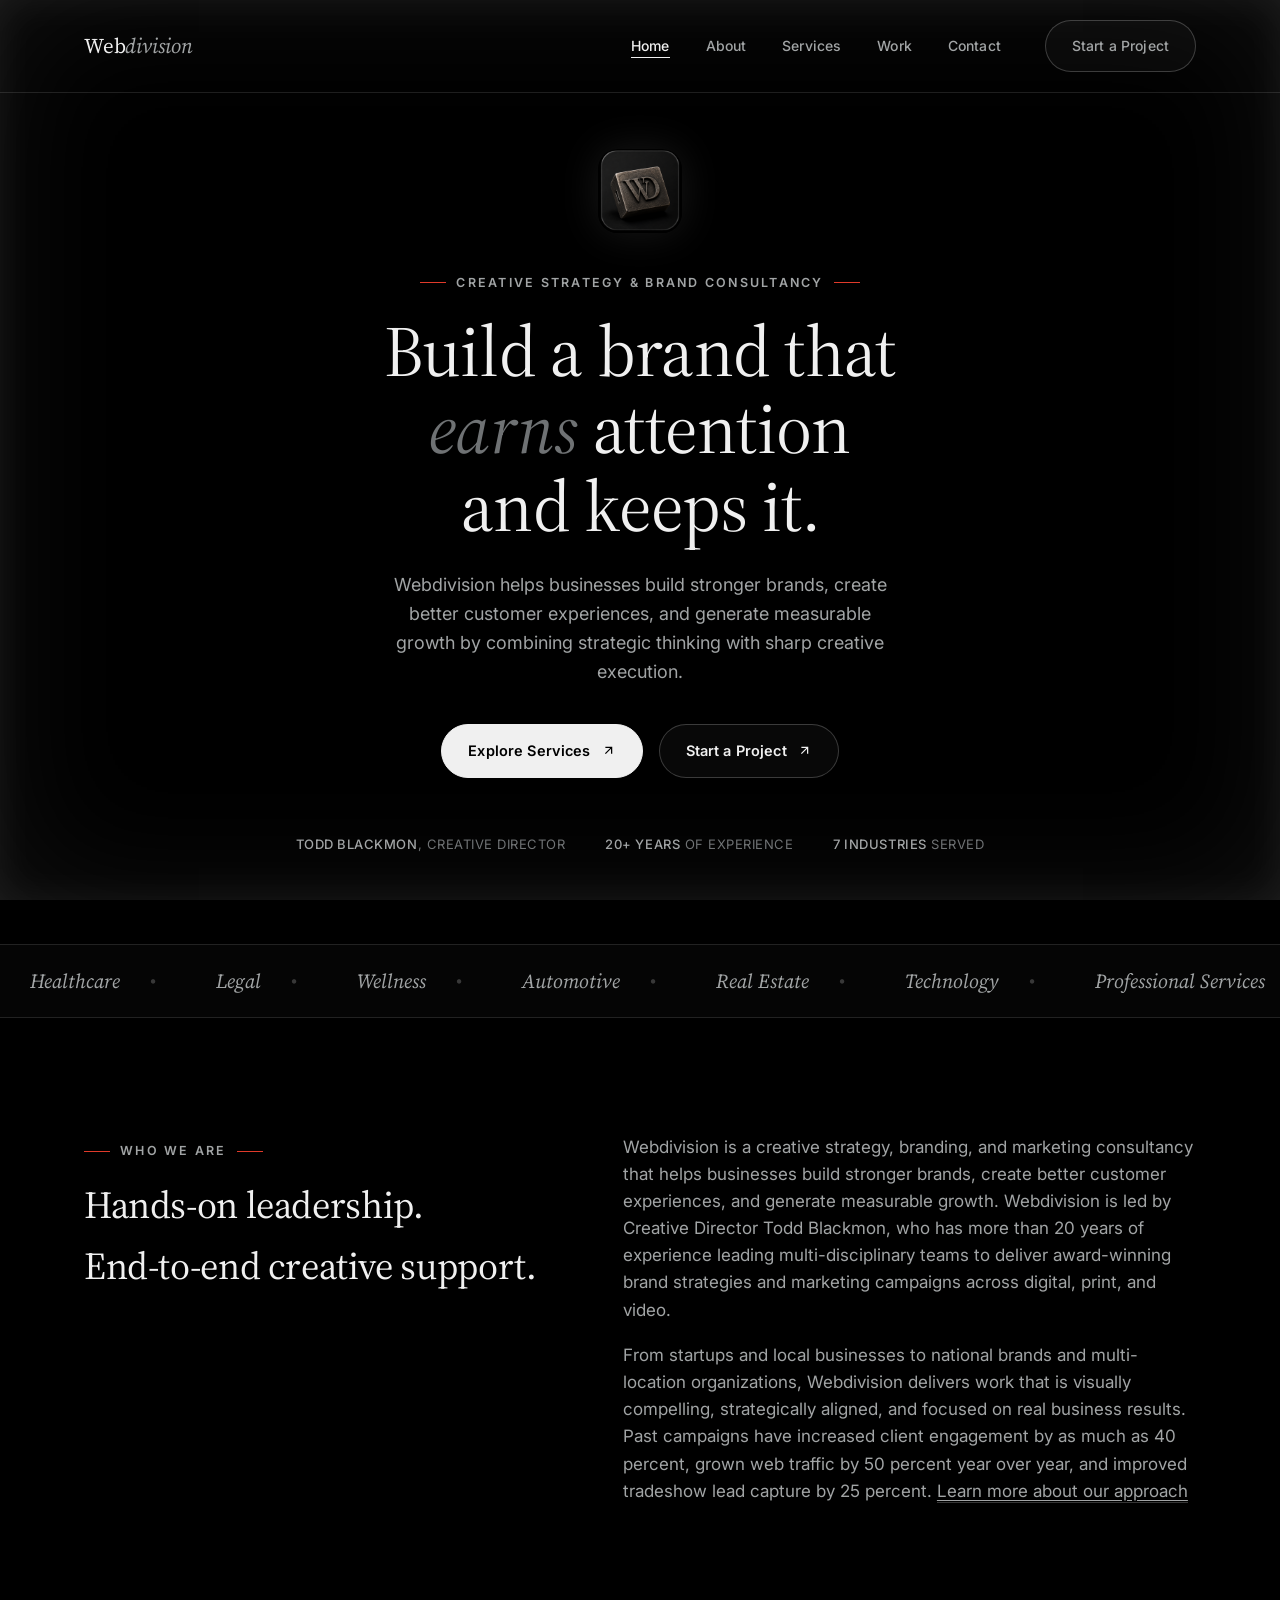
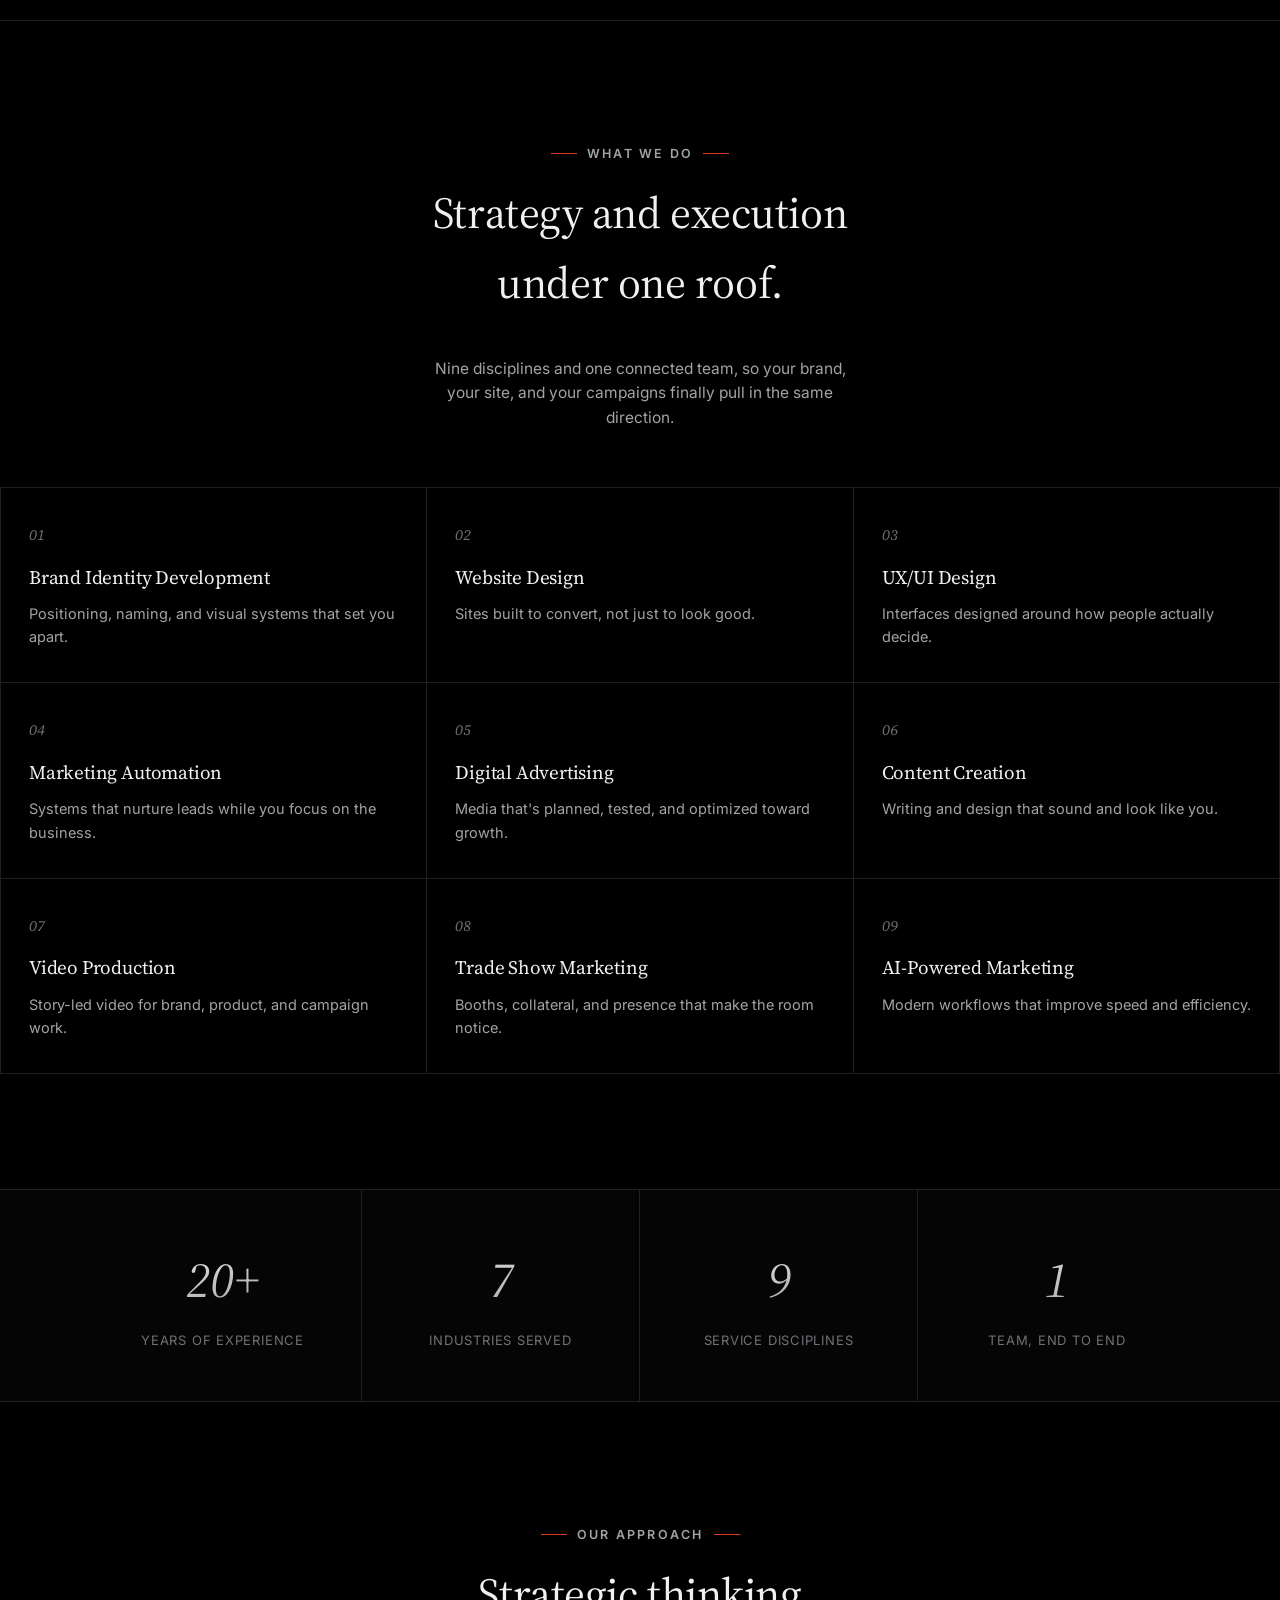
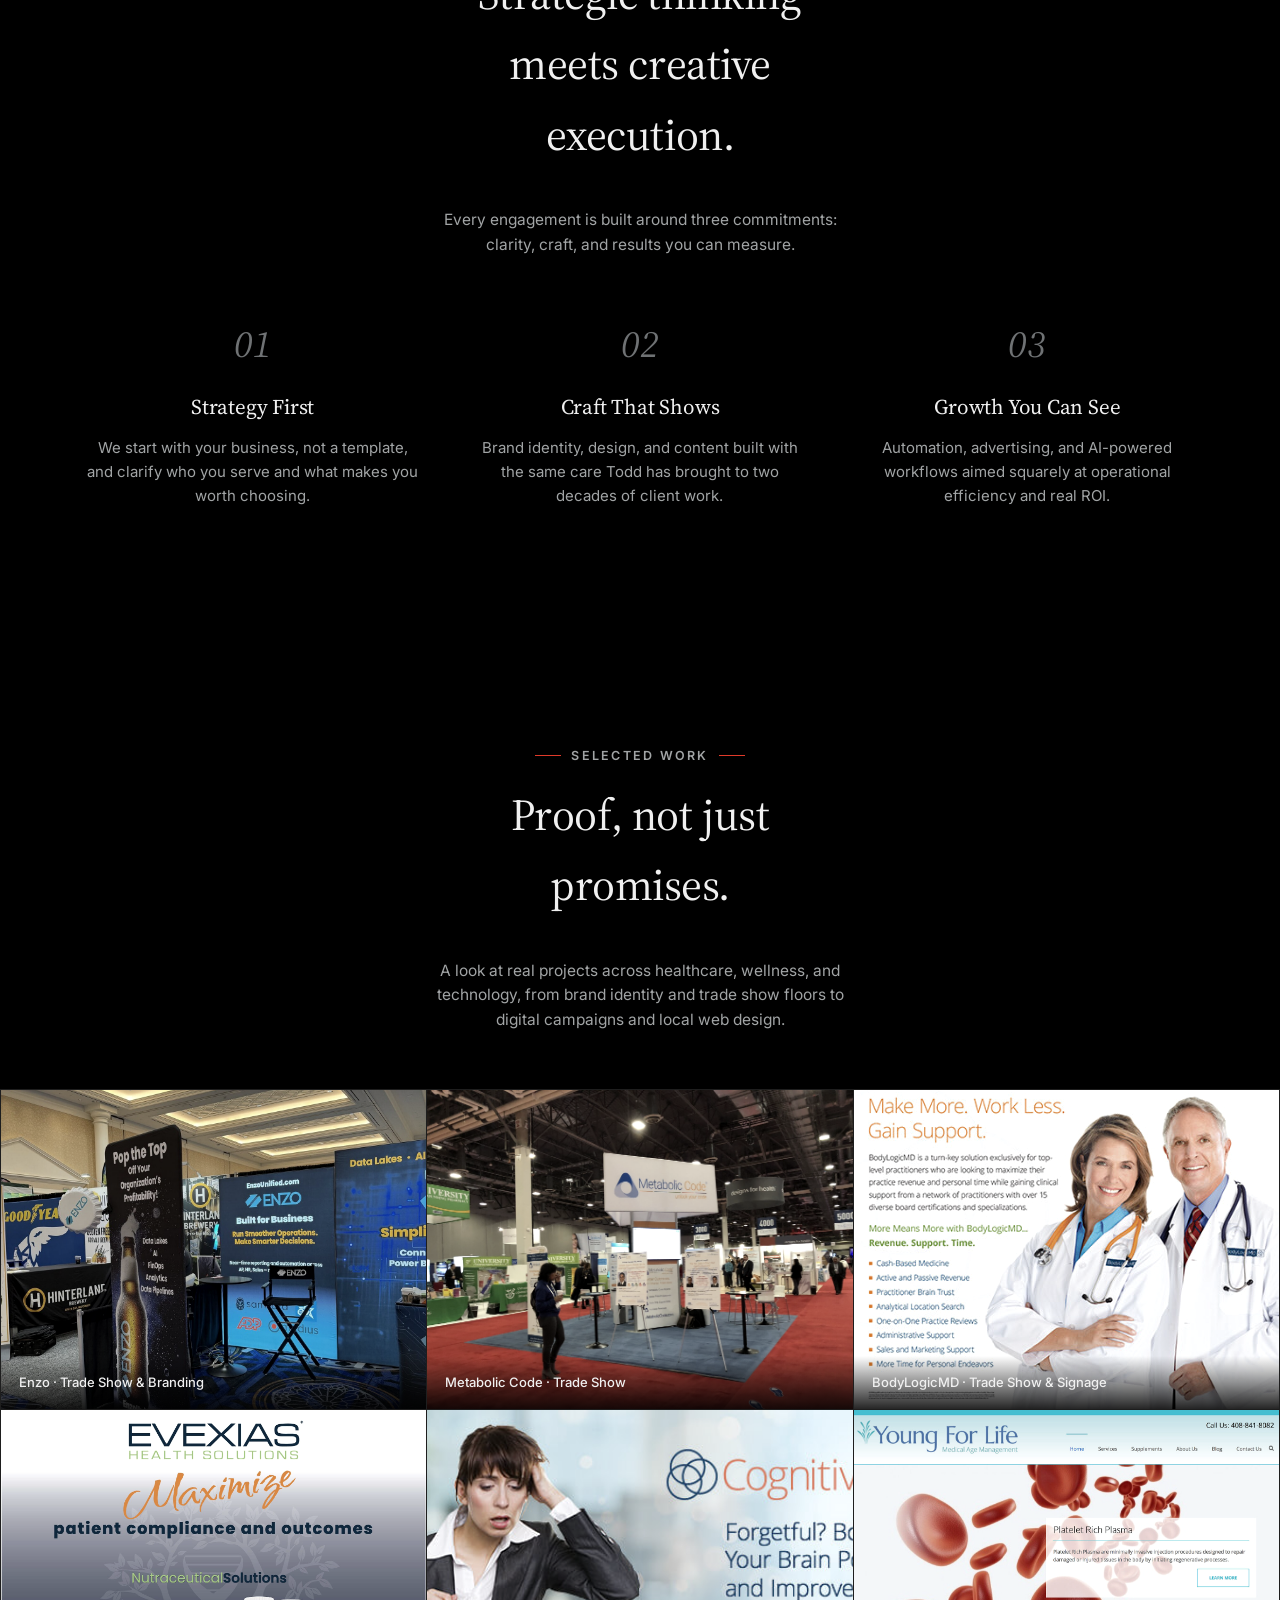
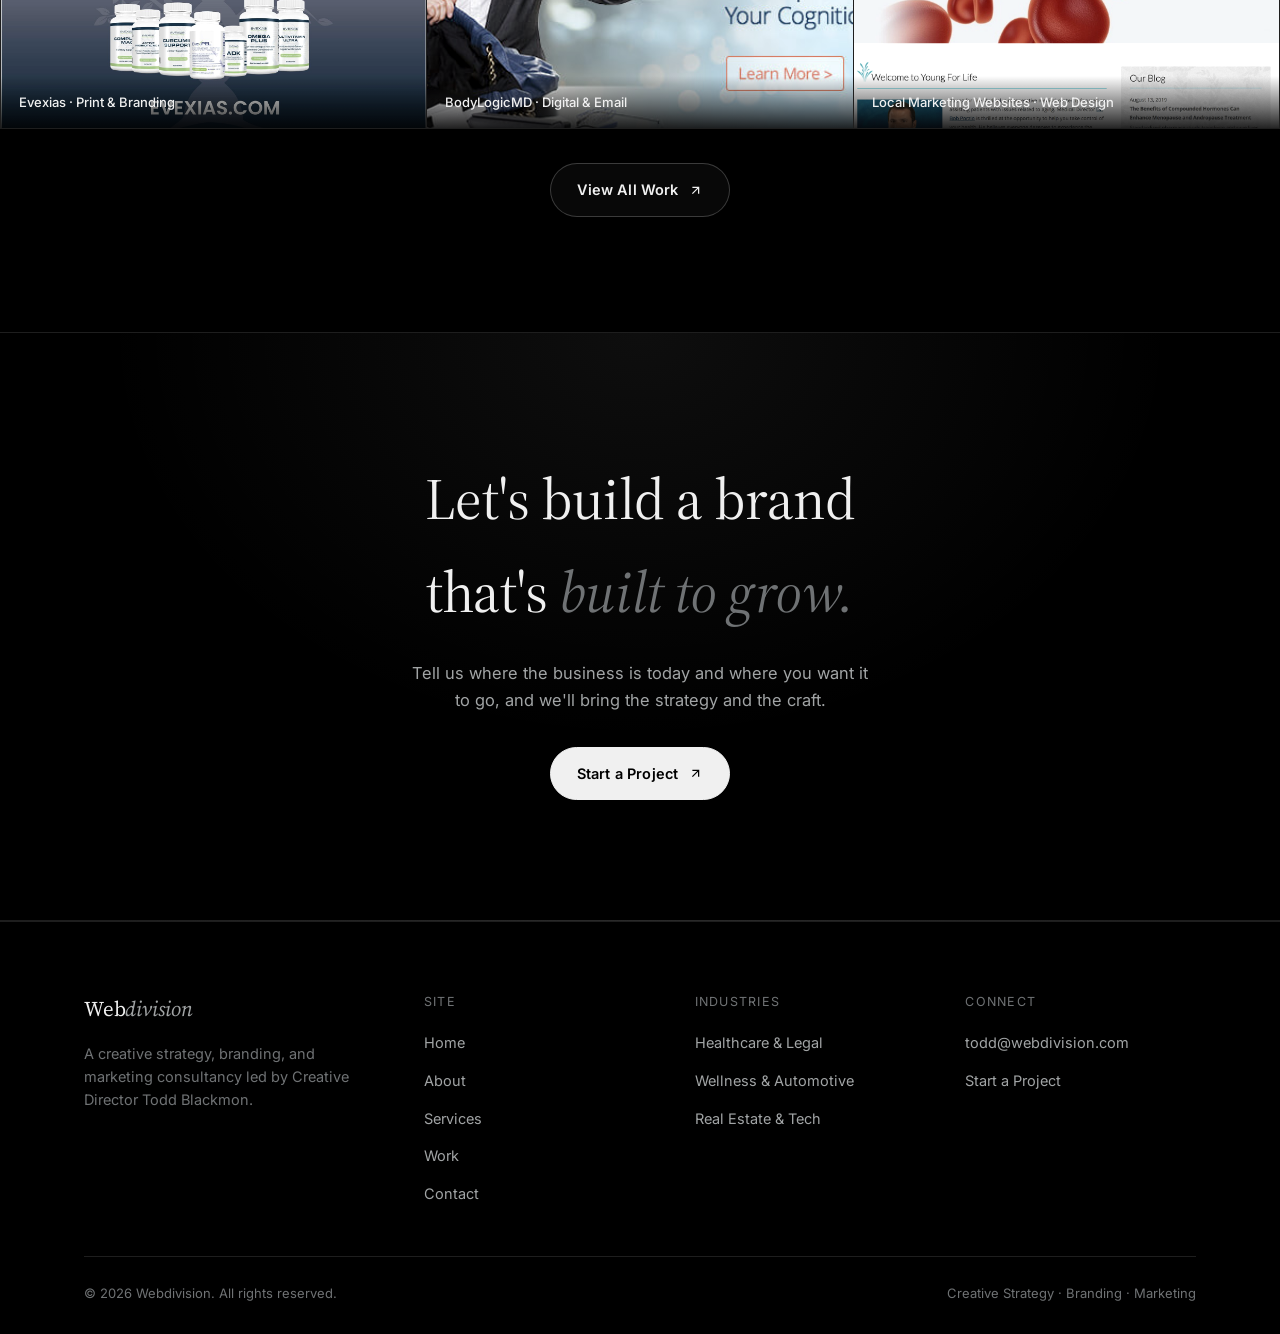
<file: index.html>
<!doctype html>
<html lang="en">
<head>
<meta charset="UTF-8" />
<meta name="viewport" content="width=device-width, initial-scale=1" />
<title>Webdivision: Creative Strategy, Branding & Marketing Consultancy</title>
<meta name="description" content="Webdivision is a creative strategy, branding, and marketing consultancy helping businesses build stronger brands, better customer experiences, and measurable growth. Led by Creative Director Todd Blackmon." />
<link rel="preconnect" href="https://fonts.googleapis.com" />
<link rel="preconnect" href="https://fonts.gstatic.com" crossorigin />
<link href="https://fonts.googleapis.com/css2?family=Source+Serif+4:ital,opsz,wght@0,8..60,400;0,8..60,500;1,8..60,400;1,8..60,500&family=Inter:wght@400;500;600;700&display=swap" rel="stylesheet" />
<link rel="stylesheet" href="styles.css" />
<link rel="icon" type="image/png" href="favicon.png" />
</head>
<body>

<header class="site-header">
  <nav class="wrap nav">
    <a href="index.html" class="logo">Web<em>division</em></a>
    <ul class="nav-links">
      <li><a href="index.html" aria-current="page">Home</a></li>
      <li><a href="about.html">About</a></li>
      <li><a href="services.html">Services</a></li>
      <li><a href="work.html">Work</a></li>
      <li><a href="contact.html">Contact</a></li>
      <li class="nav-cta"><a href="contact.html" class="btn btn-ghost">Start a Project</a></li>
    </ul>
    <button class="nav-toggle" aria-label="Toggle menu" aria-expanded="false">
      <span></span><span></span><span></span>
    </button>
  </nav>
</header>

<main>

  <!-- Hero -->
  <section class="hero">
    <div class="wrap center">
      <div class="hero-badge" aria-hidden="true"><img src="wd-logo.png" alt="" /></div>
      <p class="eyebrow">Creative Strategy &amp; Brand Consultancy</p>
      <h1 style="margin-top:20px;">Build a brand that <em>earns</em> attention and keeps it.</h1>
      <p class="hero-sub">Webdivision helps businesses build stronger brands, create better customer experiences, and generate measurable growth by combining strategic thinking with sharp creative execution.</p>
      <div class="hero-actions">
        <a href="services.html" class="btn btn-primary">
          Explore Services
          <svg viewBox="0 0 24 24" fill="none" stroke="currentColor" stroke-width="2"><path d="M7 17 17 7M7 7h10v10"/></svg>
        </a>
        <a href="contact.html" class="btn btn-ghost">
          Start a Project
          <svg viewBox="0 0 24 24" fill="none" stroke="currentColor" stroke-width="2"><path d="M7 17 17 7M7 7h10v10"/></svg>
        </a>
      </div>
      <div class="hero-meta">
        <span><strong>Todd Blackmon</strong>, Creative Director</span>
        <span><strong>20+ Years</strong> of Experience</span>
        <span><strong>7 Industries</strong> Served</span>
      </div>
    </div>
  </section>

  <!-- Industries marquee -->
  <div class="marquee-band" aria-hidden="true">
    <div class="marquee-track">
      <span>Healthcare</span><span>Legal</span><span>Wellness</span><span>Automotive</span><span>Real Estate</span><span>Technology</span><span>Professional Services</span>
      <span>Healthcare</span><span>Legal</span><span>Wellness</span><span>Automotive</span><span>Real Estate</span><span>Technology</span><span>Professional Services</span>
    </div>
  </div>

  <!-- Intro -->
  <section class="section-pad">
    <div class="wrap intro-grid">
      <div data-reveal>
        <p class="eyebrow">Who We Are</p>
        <h2 style="margin-top:14px;">Hands-on leadership. End-to-end creative support.</h2>
      </div>
      <div data-reveal>
        <p class="body-copy">Webdivision is a creative strategy, branding, and marketing consultancy that helps businesses build stronger brands, create better customer experiences, and generate measurable growth. Webdivision is led by Creative Director Todd Blackmon, who has more than 20 years of experience leading multi-disciplinary teams to deliver award-winning brand strategies and marketing campaigns across digital, print, and video.</p>
        <p class="body-copy">From startups and local businesses to national brands and multi-location organizations, Webdivision delivers work that is visually compelling, strategically aligned, and focused on real business results. Past campaigns have increased client engagement by as much as 40 percent, grown web traffic by 50 percent year over year, and improved tradeshow lead capture by 25 percent. <a href="about.html" style="text-decoration:underline; text-underline-offset:3px; color:var(--muted);">Learn more about our approach</a></p>
      </div>
    </div>
  </section>

  <hr class="divider" />

  <!-- Services preview -->
  <section class="section-pad">
    <div class="wrap">
      <div class="section-head center" data-reveal>
        <div>
          <p class="eyebrow">What We Do</p>
          <h2>Strategy and execution under one roof.</h2>
        </div>
        <p class="lead">Nine disciplines and one connected team, so your brand, your site, and your campaigns finally pull in the same direction.</p>
      </div>
    </div>
    <div class="services-grid" data-reveal>
      <div class="service-card"><span class="num">01</span><h3>Brand Identity Development</h3><p>Positioning, naming, and visual systems that set you apart.</p></div>
      <div class="service-card"><span class="num">02</span><h3>Website Design</h3><p>Sites built to convert, not just to look good.</p></div>
      <div class="service-card"><span class="num">03</span><h3>UX/UI Design</h3><p>Interfaces designed around how people actually decide.</p></div>
      <div class="service-card"><span class="num">04</span><h3>Marketing Automation</h3><p>Systems that nurture leads while you focus on the business.</p></div>
      <div class="service-card"><span class="num">05</span><h3>Digital Advertising</h3><p>Media that's planned, tested, and optimized toward growth.</p></div>
      <div class="service-card"><span class="num">06</span><h3>Content Creation</h3><p>Writing and design that sound and look like you.</p></div>
      <div class="service-card"><span class="num">07</span><h3>Video Production</h3><p>Story-led video for brand, product, and campaign work.</p></div>
      <div class="service-card"><span class="num">08</span><h3>Trade Show Marketing</h3><p>Booths, collateral, and presence that make the room notice.</p></div>
      <div class="service-card"><span class="num">09</span><h3>AI-Powered Marketing</h3><p>Modern workflows that improve speed and efficiency.</p></div>
    </div>
  </section>

  <!-- Stats -->
  <section class="stats-band">
    <div class="wrap">
      <div class="stats-grid">
        <div class="stat" data-reveal><div class="num">20<em>+</em></div><p>Years of Experience</p></div>
        <div class="stat" data-reveal><div class="num">7</div><p>Industries Served</p></div>
        <div class="stat" data-reveal><div class="num">9</div><p>Service Disciplines</p></div>
        <div class="stat" data-reveal><div class="num">1</div><p>Team, End to End</p></div>
      </div>
    </div>
  </section>

  <!-- Approach -->
  <section class="section-pad">
    <div class="wrap">
      <div class="section-head center" data-reveal>
        <div>
          <p class="eyebrow">Our Approach</p>
          <h2>Strategic thinking meets creative execution.</h2>
        </div>
        <p class="lead">Every engagement is built around three commitments: clarity, craft, and results you can measure.</p>
      </div>
      <div class="pillars">
        <div class="pillar" data-reveal>
          <p class="index">01</p>
          <h3>Strategy First</h3>
          <p>We start with your business, not a template, and clarify who you serve and what makes you worth choosing.</p>
        </div>
        <div class="pillar" data-reveal>
          <p class="index">02</p>
          <h3>Craft That Shows</h3>
          <p>Brand identity, design, and content built with the same care Todd has brought to two decades of client work.</p>
        </div>
        <div class="pillar" data-reveal>
          <p class="index">03</p>
          <h3>Growth You Can See</h3>
          <p>Automation, advertising, and AI-powered workflows aimed squarely at operational efficiency and real ROI.</p>
        </div>
      </div>
    </div>
  </section>

  <!-- Selected work teaser -->
  <section class="section-pad">
    <div class="wrap">
      <div class="section-head center" data-reveal>
        <div>
          <p class="eyebrow">Selected Work</p>
          <h2>Proof, not just promises.</h2>
        </div>
        <p class="lead">A look at real projects across healthcare, wellness, and technology, from brand identity and trade show floors to digital campaigns and local web design.</p>
      </div>
    </div>
    <div class="work-teaser-grid" data-reveal>
      <a href="work.html">
        <img src="images/work/enzo/booth-wide.jpg" alt="Enzo trade show booth design" loading="lazy" />
        <span class="teaser-label">Enzo &middot; Trade Show &amp; Branding</span>
      </a>
      <a href="work.html">
        <img src="images/work/metaboliccode/booth-1.jpg" alt="Metabolic Code trade show booth" loading="lazy" />
        <span class="teaser-label">Metabolic Code &middot; Trade Show</span>
      </a>
      <a href="work.html">
        <img src="images/work/bodylogicmd/signage-3.jpg" alt="BodyLogicMD trade show signage" loading="lazy" />
        <span class="teaser-label">BodyLogicMD &middot; Trade Show &amp; Signage</span>
      </a>
      <a href="work.html">
        <img src="images/work/evexias/sell-sheet-2.jpg" alt="Evexias nutraceutical sell sheet" loading="lazy" />
        <span class="teaser-label">Evexias &middot; Print &amp; Branding</span>
      </a>
      <a href="work.html">
        <img src="images/work/bodylogicmd-digital/banner-cognitive.jpg" alt="BodyLogicMD digital marketing banner" loading="lazy" />
        <span class="teaser-label">BodyLogicMD &middot; Digital &amp; Email</span>
      </a>
      <a href="work.html">
        <img src="images/work/local-websites/site-1.jpg" alt="Local marketing website design" loading="lazy" />
        <span class="teaser-label">Local Marketing Websites &middot; Web Design</span>
      </a>
    </div>
    <div class="wrap" style="text-align:center; margin-top:34px;">
      <a href="work.html" class="btn btn-ghost">
        View All Work
        <svg viewBox="0 0 24 24" fill="none" stroke="currentColor" stroke-width="2"><path d="M7 17 17 7M7 7h10v10"/></svg>
      </a>
    </div>
  </section>

  <!-- CTA -->
  <section class="cta-band">
    <div class="wrap" data-reveal>
      <h2>Let's build a brand that's <em>built to grow.</em></h2>
      <p>Tell us where the business is today and where you want it to go, and we'll bring the strategy and the craft.</p>
      <a href="contact.html" class="btn btn-accent">
        Start a Project
        <svg viewBox="0 0 24 24" fill="none" stroke="currentColor" stroke-width="2"><path d="M7 17 17 7M7 7h10v10"/></svg>
      </a>
    </div>
  </section>

</main>

<footer class="site-footer">
  <div class="wrap">
    <div class="footer-grid">
      <div>
        <a href="index.html" class="logo">Web<em>division</em></a>
        <p>A creative strategy, branding, and marketing consultancy led by Creative Director Todd Blackmon.</p>
      </div>
      <div class="footer-col">
        <h4>Site</h4>
        <ul>
          <li><a href="index.html">Home</a></li>
          <li><a href="about.html">About</a></li>
          <li><a href="services.html">Services</a></li>
          <li><a href="work.html">Work</a></li>
          <li><a href="contact.html">Contact</a></li>
        </ul>
      </div>
      <div class="footer-col">
        <h4>Industries</h4>
        <ul>
          <li><a href="about.html">Healthcare &amp; Legal</a></li>
          <li><a href="about.html">Wellness &amp; Automotive</a></li>
          <li><a href="about.html">Real Estate &amp; Tech</a></li>
        </ul>
      </div>
      <div class="footer-col">
        <h4>Connect</h4>
        <ul>
          <li><a href="mailto:todd@webdivision.com">todd@webdivision.com</a></li>
          <li><a href="contact.html">Start a Project</a></li>
        </ul>
      </div>
    </div>
    <div class="footer-bottom">
      <span>© <span data-year>2026</span> Webdivision. All rights reserved.</span>
      <span>Creative Strategy · Branding · Marketing</span>
    </div>
  </div>
</footer>

<script src="script.js"></script>
</body>
</html>
</file>
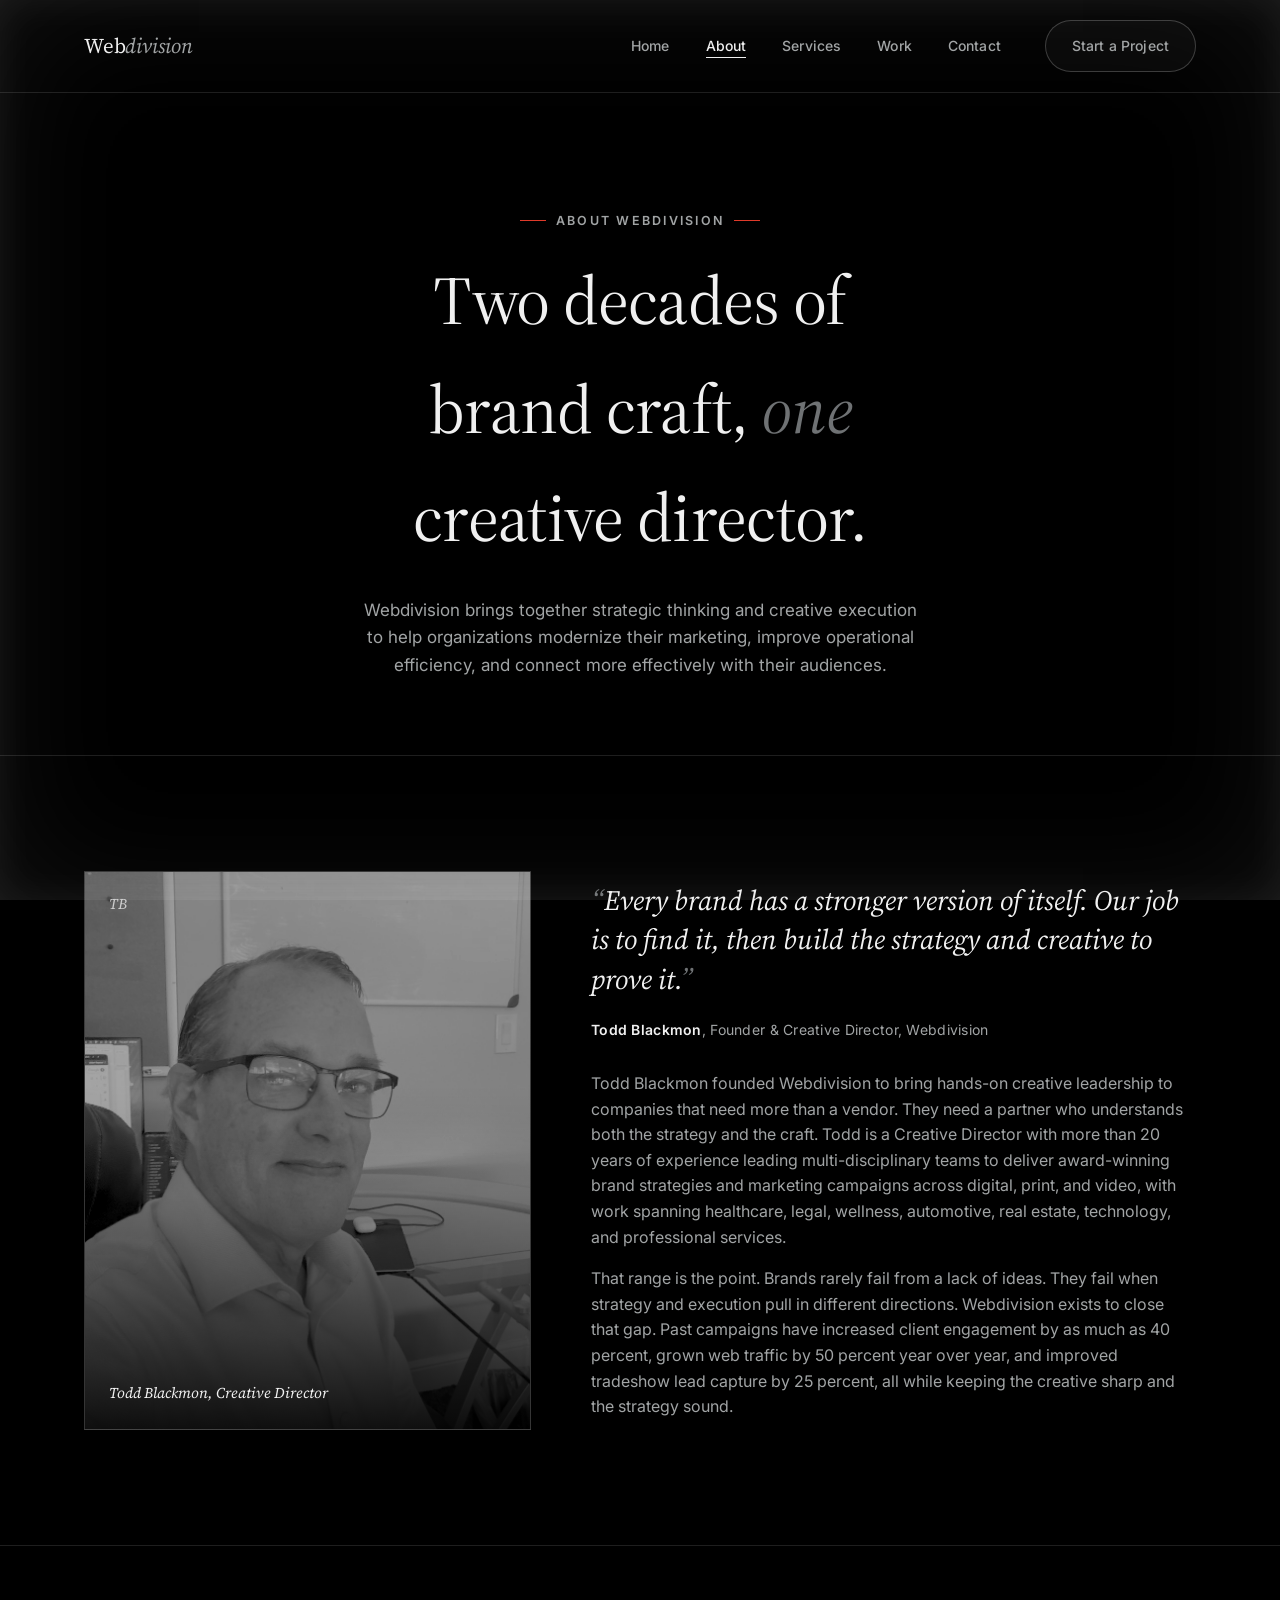
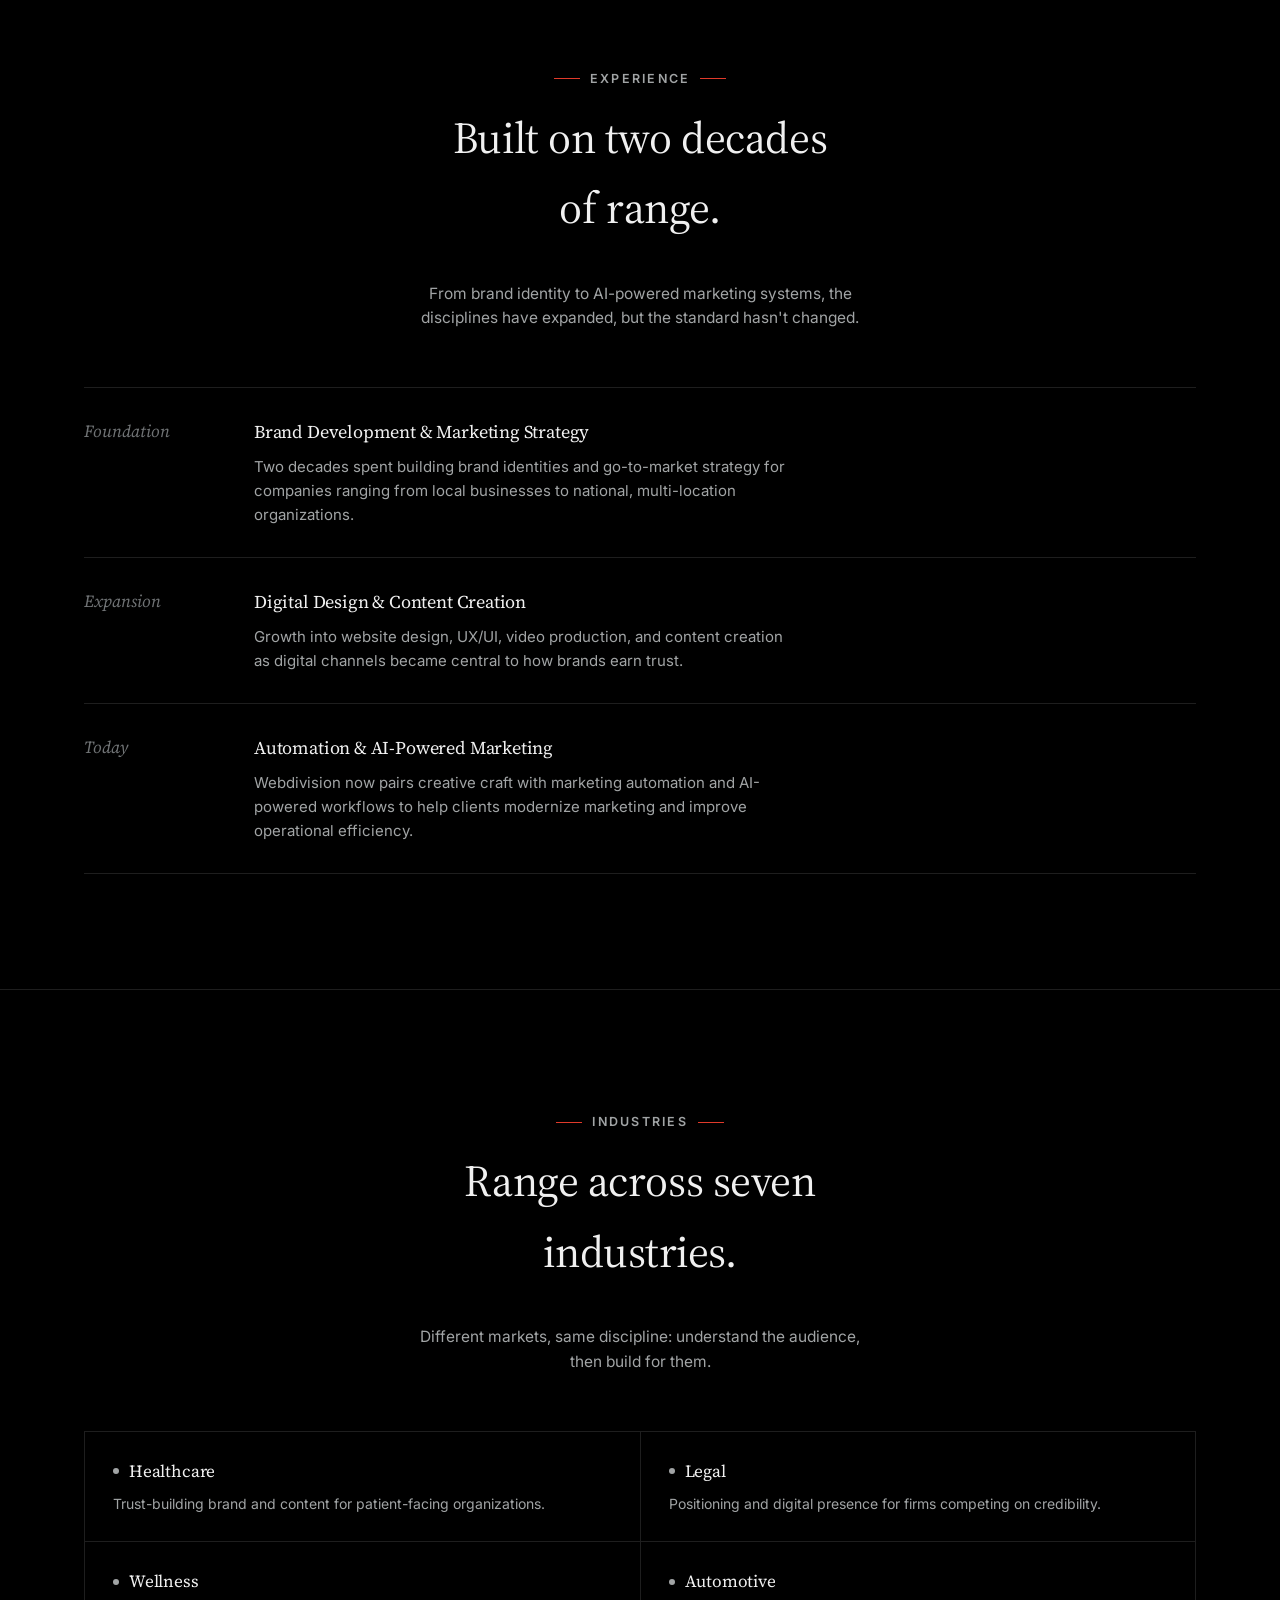
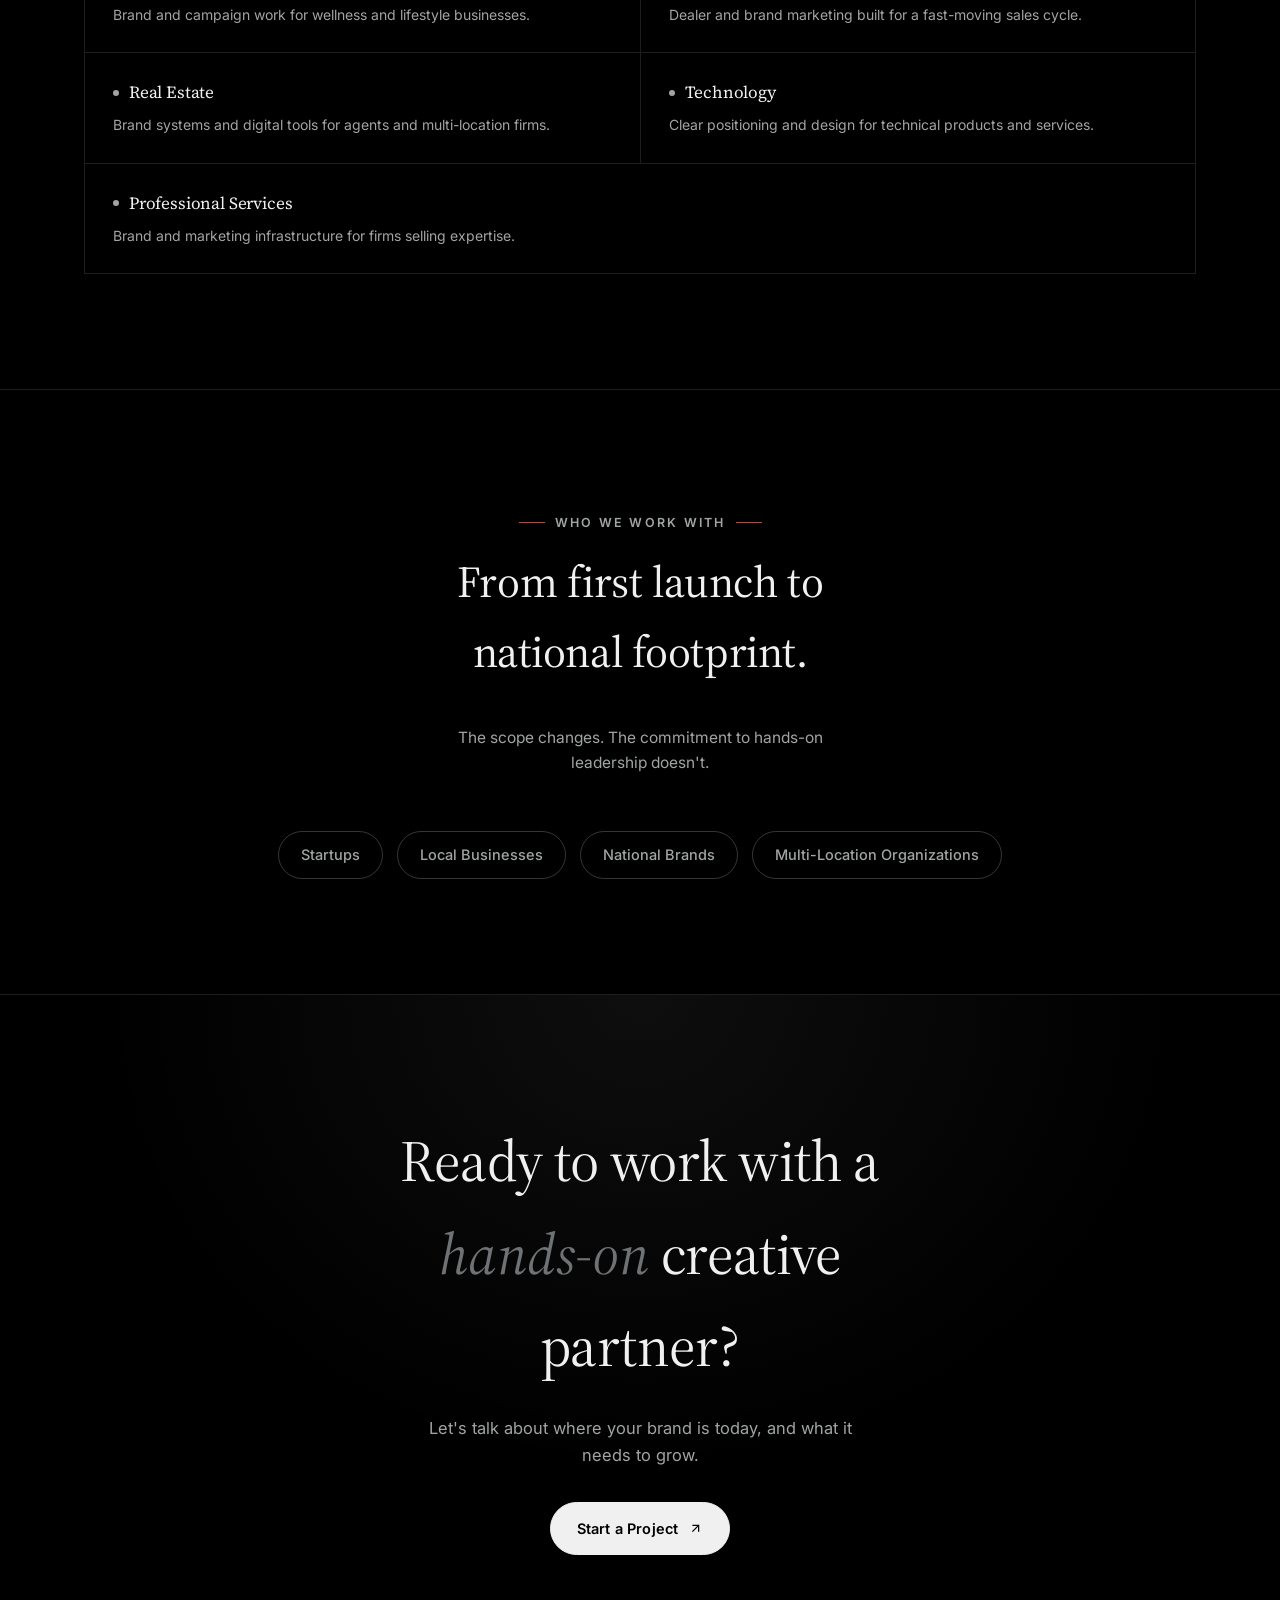
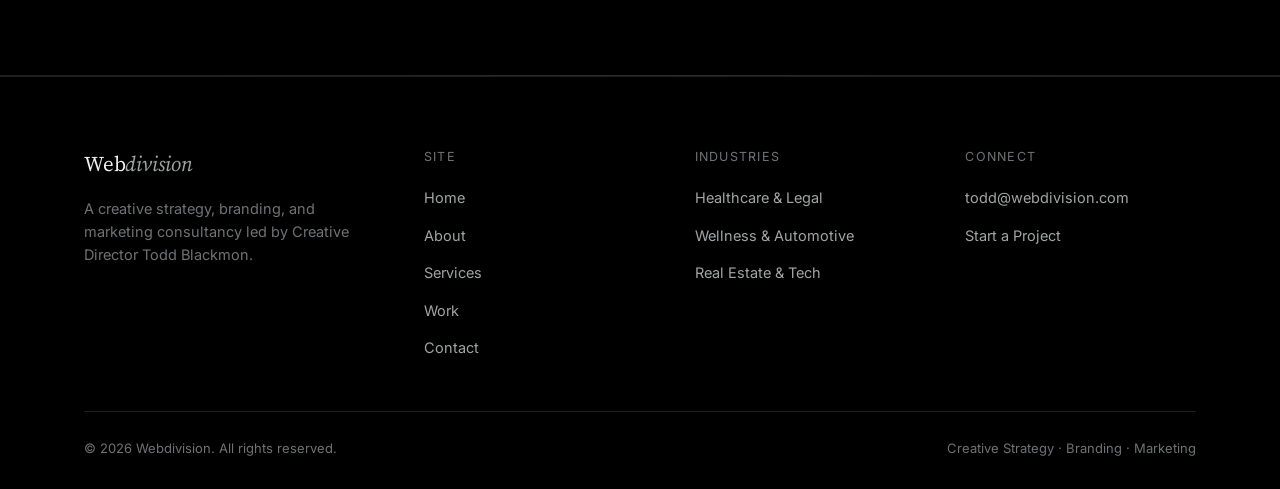
<file: about.html>
<!doctype html>
<html lang="en">
<head>
<meta charset="UTF-8" />
<meta name="viewport" content="width=device-width, initial-scale=1" />
<title>About Webdivision</title>
<meta name="description" content="Meet Webdivision, founded by Creative Director Todd Blackmon. Two decades of brand development, marketing strategy, digital design, and content creation across seven industries." />
<link rel="preconnect" href="https://fonts.googleapis.com" />
<link rel="preconnect" href="https://fonts.gstatic.com" crossorigin />
<link href="https://fonts.googleapis.com/css2?family=Source+Serif+4:ital,opsz,wght@0,8..60,400;0,8..60,500;1,8..60,400;1,8..60,500&family=Inter:wght@400;500;600;700&display=swap" rel="stylesheet" />
<link rel="stylesheet" href="styles.css" />
<link rel="icon" type="image/png" href="favicon.png" />
</head>
<body>

<header class="site-header">
  <nav class="wrap nav">
    <a href="index.html" class="logo">Web<em>division</em></a>
    <ul class="nav-links">
      <li><a href="index.html">Home</a></li>
      <li><a href="about.html" aria-current="page">About</a></li>
      <li><a href="services.html">Services</a></li>
      <li><a href="work.html">Work</a></li>
      <li><a href="contact.html">Contact</a></li>
      <li class="nav-cta"><a href="contact.html" class="btn btn-ghost">Start a Project</a></li>
    </ul>
    <button class="nav-toggle" aria-label="Toggle menu" aria-expanded="false">
      <span></span><span></span><span></span>
    </button>
  </nav>
</header>

<main>

  <section class="page-header">
    <div class="wrap">
      <p class="eyebrow">About Webdivision</p>
      <h1>Two decades of brand craft, <em>one</em> creative director.</h1>
      <p class="lead">Webdivision brings together strategic thinking and creative execution to help organizations modernize their marketing, improve operational efficiency, and connect more effectively with their audiences.</p>
    </div>
  </section>

  <!-- Founder -->
  <section class="section-pad">
    <div class="wrap founder-grid">
      <div class="founder-portrait" data-reveal>
        <img src="todd-blackmon.jpg" alt="Todd Blackmon, Founder and Creative Director of Webdivision" />
        <span>Todd Blackmon, Creative Director</span>
      </div>
      <div class="founder-copy" data-reveal>
        <p class="quote">Every brand has a stronger version of itself. Our job is to find it, then build the strategy and creative to prove it.</p>
        <p class="attribution"><strong>Todd Blackmon</strong>, Founder &amp; Creative Director, Webdivision</p>
        <p class="founder-bio">Todd Blackmon founded Webdivision to bring hands-on creative leadership to companies that need more than a vendor. They need a partner who understands both the strategy and the craft. Todd is a Creative Director with more than 20 years of experience leading multi-disciplinary teams to deliver award-winning brand strategies and marketing campaigns across digital, print, and video, with work spanning healthcare, legal, wellness, automotive, real estate, technology, and professional services.</p>
        <p class="founder-bio">That range is the point. Brands rarely fail from a lack of ideas. They fail when strategy and execution pull in different directions. Webdivision exists to close that gap. Past campaigns have increased client engagement by as much as 40 percent, grown web traffic by 50 percent year over year, and improved tradeshow lead capture by 25 percent, all while keeping the creative sharp and the strategy sound.</p>
      </div>
    </div>
  </section>

  <hr class="divider" />

  <!-- Timeline / experience -->
  <section class="section-pad">
    <div class="wrap">
      <div class="section-head center" data-reveal>
        <div>
          <p class="eyebrow">Experience</p>
          <h2>Built on two decades of range.</h2>
        </div>
        <p class="lead">From brand identity to AI-powered marketing systems, the disciplines have expanded, but the standard hasn't changed.</p>
      </div>
      <div class="timeline" data-reveal>
        <div class="timeline-row">
          <div class="yr">Foundation</div>
          <div>
            <h3>Brand Development &amp; Marketing Strategy</h3>
            <p>Two decades spent building brand identities and go-to-market strategy for companies ranging from local businesses to national, multi-location organizations.</p>
          </div>
        </div>
        <div class="timeline-row">
          <div class="yr">Expansion</div>
          <div>
            <h3>Digital Design &amp; Content Creation</h3>
            <p>Growth into website design, UX/UI, video production, and content creation as digital channels became central to how brands earn trust.</p>
          </div>
        </div>
        <div class="timeline-row">
          <div class="yr">Today</div>
          <div>
            <h3>Automation &amp; AI-Powered Marketing</h3>
            <p>Webdivision now pairs creative craft with marketing automation and AI-powered workflows to help clients modernize marketing and improve operational efficiency.</p>
          </div>
        </div>
      </div>
    </div>
  </section>

  <hr class="divider" />

  <!-- Industries -->
  <section class="section-pad">
    <div class="wrap">
      <div class="section-head center" data-reveal>
        <div>
          <p class="eyebrow">Industries</p>
          <h2>Range across seven industries.</h2>
        </div>
        <p class="lead">Different markets, same discipline: understand the audience, then build for them.</p>
      </div>
      <div class="industries-list" data-reveal>
        <div class="industry-item"><h3>Healthcare</h3><p>Trust-building brand and content for patient-facing organizations.</p></div>
        <div class="industry-item"><h3>Legal</h3><p>Positioning and digital presence for firms competing on credibility.</p></div>
        <div class="industry-item"><h3>Wellness</h3><p>Brand and campaign work for wellness and lifestyle businesses.</p></div>
        <div class="industry-item"><h3>Automotive</h3><p>Dealer and brand marketing built for a fast-moving sales cycle.</p></div>
        <div class="industry-item"><h3>Real Estate</h3><p>Brand systems and digital tools for agents and multi-location firms.</p></div>
        <div class="industry-item"><h3>Technology</h3><p>Clear positioning and design for technical products and services.</p></div>
        <div class="industry-item" style="grid-column: span 2;"><h3>Professional Services</h3><p>Brand and marketing infrastructure for firms selling expertise.</p></div>
      </div>
    </div>
  </section>

  <hr class="divider" />

  <!-- Client types -->
  <section class="section-pad">
    <div class="wrap">
      <div class="section-head center" data-reveal>
        <div>
          <p class="eyebrow">Who We Work With</p>
          <h2>From first launch to national footprint.</h2>
        </div>
        <p class="lead">The scope changes. The commitment to hands-on leadership doesn't.</p>
      </div>
      <div class="client-types" data-reveal>
        <span class="client-chip">Startups</span>
        <span class="client-chip">Local Businesses</span>
        <span class="client-chip">National Brands</span>
        <span class="client-chip">Multi-Location Organizations</span>
      </div>
    </div>
  </section>

  <!-- CTA -->
  <section class="cta-band">
    <div class="wrap" data-reveal>
      <h2>Ready to work with a <em>hands-on</em> creative partner?</h2>
      <p>Let's talk about where your brand is today, and what it needs to grow.</p>
      <a href="contact.html" class="btn btn-accent">
        Start a Project
        <svg viewBox="0 0 24 24" fill="none" stroke="currentColor" stroke-width="2"><path d="M7 17 17 7M7 7h10v10"/></svg>
      </a>
    </div>
  </section>

</main>

<footer class="site-footer">
  <div class="wrap">
    <div class="footer-grid">
      <div>
        <a href="index.html" class="logo">Web<em>division</em></a>
        <p>A creative strategy, branding, and marketing consultancy led by Creative Director Todd Blackmon.</p>
      </div>
      <div class="footer-col">
        <h4>Site</h4>
        <ul>
          <li><a href="index.html">Home</a></li>
          <li><a href="about.html">About</a></li>
          <li><a href="services.html">Services</a></li>
          <li><a href="work.html">Work</a></li>
          <li><a href="contact.html">Contact</a></li>
        </ul>
      </div>
      <div class="footer-col">
        <h4>Industries</h4>
        <ul>
          <li><a href="about.html">Healthcare &amp; Legal</a></li>
          <li><a href="about.html">Wellness &amp; Automotive</a></li>
          <li><a href="about.html">Real Estate &amp; Tech</a></li>
        </ul>
      </div>
      <div class="footer-col">
        <h4>Connect</h4>
        <ul>
          <li><a href="mailto:todd@webdivision.com">todd@webdivision.com</a></li>
          <li><a href="contact.html">Start a Project</a></li>
        </ul>
      </div>
    </div>
    <div class="footer-bottom">
      <span>© <span data-year>2026</span> Webdivision. All rights reserved.</span>
      <span>Creative Strategy · Branding · Marketing</span>
    </div>
  </div>
</footer>

<script src="script.js"></script>
</body>
</html>
</file>
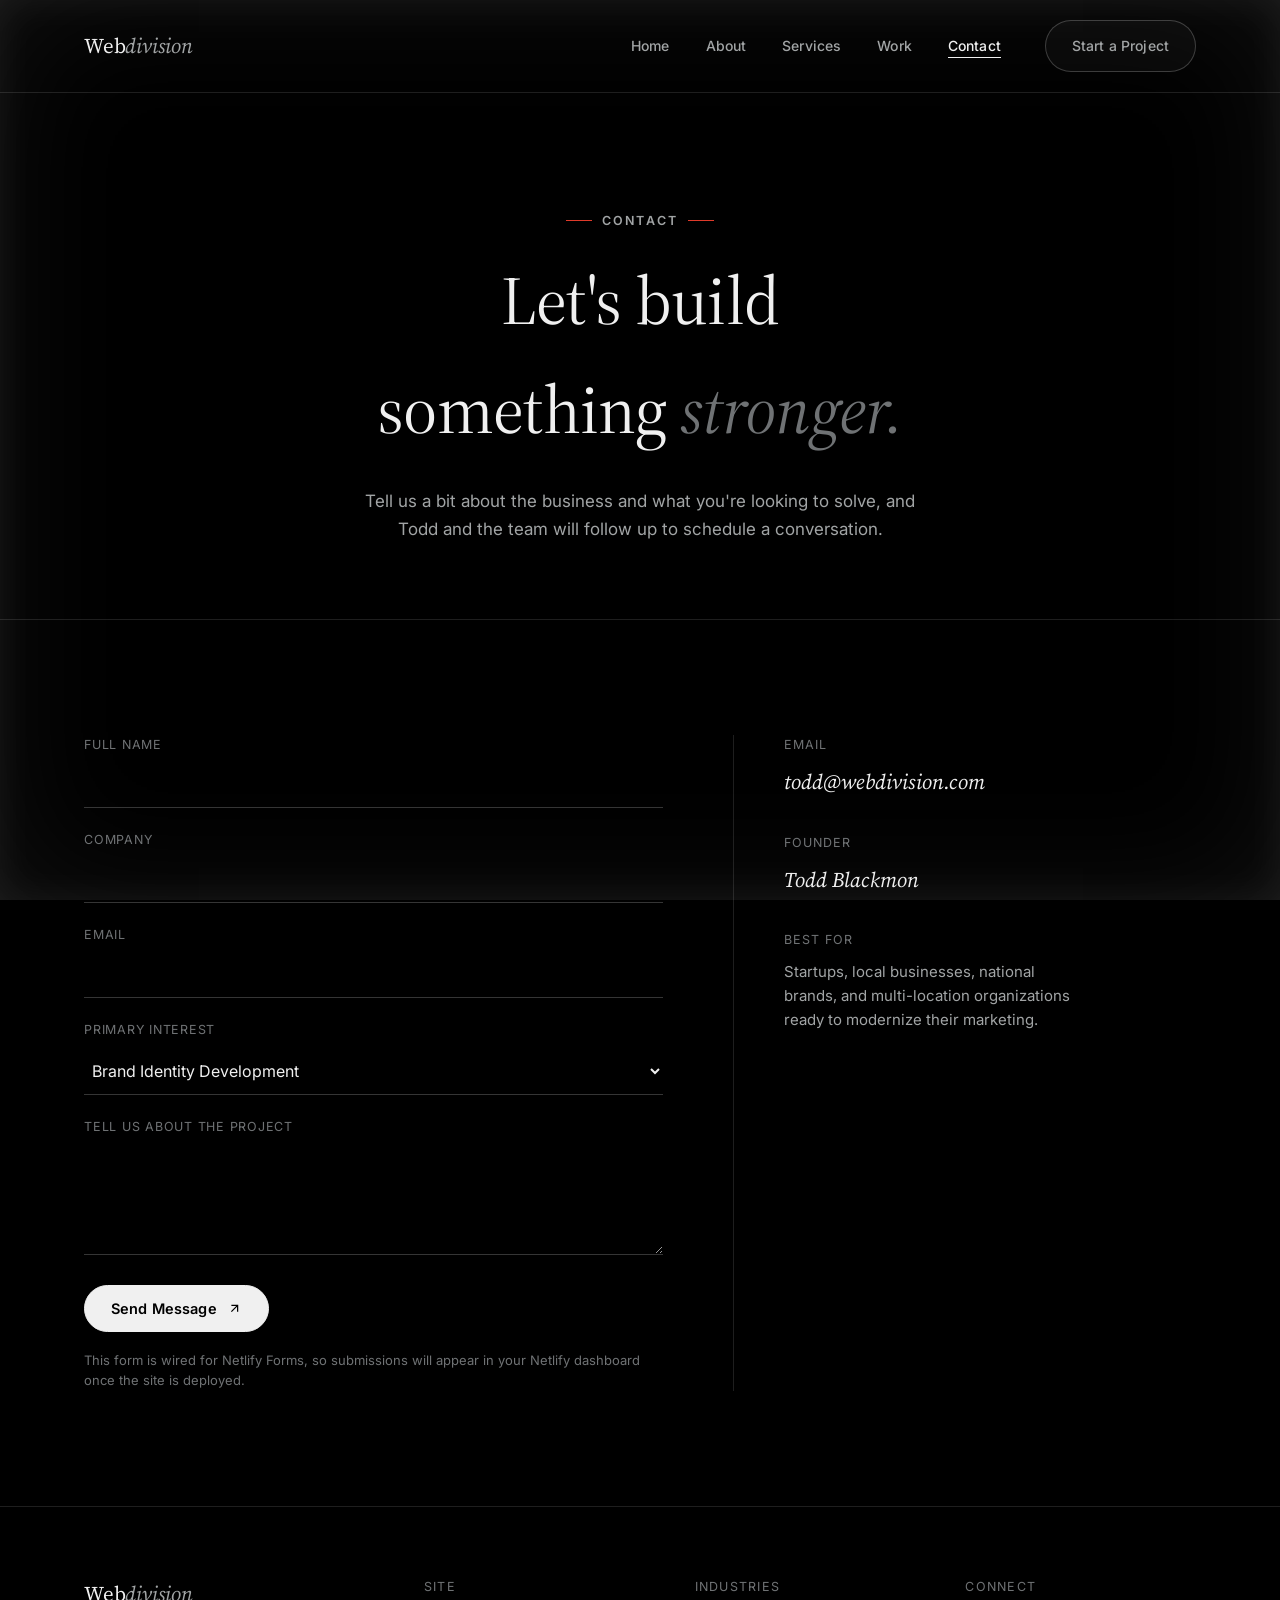
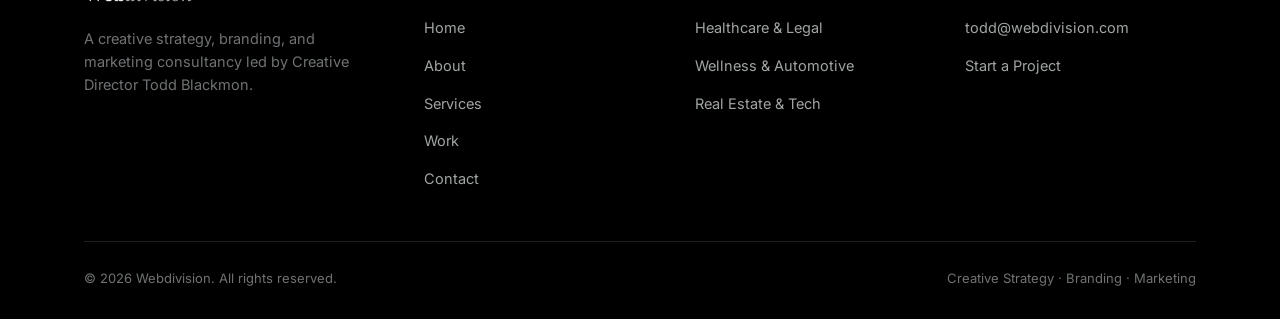
<file: contact.html>
<!doctype html>
<html lang="en">
<head>
<meta charset="UTF-8" />
<meta name="viewport" content="width=device-width, initial-scale=1" />
<title>Contact Webdivision</title>
<meta name="description" content="Start a project with Webdivision, a creative strategy, branding, and marketing consultancy led by Creative Director Todd Blackmon." />
<link rel="preconnect" href="https://fonts.googleapis.com" />
<link rel="preconnect" href="https://fonts.gstatic.com" crossorigin />
<link href="https://fonts.googleapis.com/css2?family=Source+Serif+4:ital,opsz,wght@0,8..60,400;0,8..60,500;1,8..60,400;1,8..60,500&family=Inter:wght@400;500;600;700&display=swap" rel="stylesheet" />
<link rel="stylesheet" href="styles.css" />
<link rel="icon" type="image/png" href="favicon.png" />
</head>
<body>

<header class="site-header">
  <nav class="wrap nav">
    <a href="index.html" class="logo">Web<em>division</em></a>
    <ul class="nav-links">
      <li><a href="index.html">Home</a></li>
      <li><a href="about.html">About</a></li>
      <li><a href="services.html">Services</a></li>
      <li><a href="work.html">Work</a></li>
      <li><a href="contact.html" aria-current="page">Contact</a></li>
      <li class="nav-cta"><a href="contact.html" class="btn btn-ghost">Start a Project</a></li>
    </ul>
    <button class="nav-toggle" aria-label="Toggle menu" aria-expanded="false">
      <span></span><span></span><span></span>
    </button>
  </nav>
</header>

<main>

  <section class="page-header">
    <div class="wrap">
      <p class="eyebrow">Contact</p>
      <h1>Let's build something <em>stronger.</em></h1>
      <p class="lead">Tell us a bit about the business and what you're looking to solve, and Todd and the team will follow up to schedule a conversation.</p>
    </div>
  </section>

  <section class="section-pad">
    <div class="wrap contact-grid">

      <form name="contact" method="POST" action="/thanks.html" data-netlify="true" netlify-honeypot="bot-field" data-reveal>
        <input type="hidden" name="form-name" value="contact" />
        <p style="display:none;">
          <label>Don't fill this out if you're human: <input name="bot-field" /></label>
        </p>

        <div class="field">
          <label for="name">Full Name</label>
          <input type="text" id="name" name="name" required />
        </div>

        <div class="field">
          <label for="company">Company</label>
          <input type="text" id="company" name="company" />
        </div>

        <div class="field">
          <label for="email">Email</label>
          <input type="email" id="email" name="email" required />
        </div>

        <div class="field">
          <label for="service">Primary Interest</label>
          <select id="service" name="service">
            <option>Brand Identity Development</option>
            <option>Website Design</option>
            <option>UX/UI Design</option>
            <option>Marketing Automation</option>
            <option>Digital Advertising</option>
            <option>Content Creation</option>
            <option>Video Production</option>
            <option>Trade Show Marketing</option>
            <option>AI-Powered Marketing Solutions</option>
            <option>Not sure yet</option>
          </select>
        </div>

        <div class="field">
          <label for="message">Tell us about the project</label>
          <textarea id="message" name="message" required></textarea>
        </div>

        <button type="submit" class="btn btn-primary">
          Send Message
          <svg viewBox="0 0 24 24" fill="none" stroke="currentColor" stroke-width="2"><path d="M7 17 17 7M7 7h10v10"/></svg>
        </button>
        <p class="form-note">This form is wired for Netlify Forms, so submissions will appear in your Netlify dashboard once the site is deployed.</p>
      </form>

      <aside class="contact-info" data-reveal>
        <h4>Email</h4>
        <p class="val"><a href="mailto:todd@webdivision.com">todd@webdivision.com</a></p>

        <h4>Founder</h4>
        <p class="val">Todd Blackmon</p>

        <h4>Best For</h4>
        <p style="color: var(--muted); font-size: 15px; max-width: 32ch;">Startups, local businesses, national brands, and multi-location organizations ready to modernize their marketing.</p>
      </aside>

    </div>
  </section>

</main>

<footer class="site-footer">
  <div class="wrap">
    <div class="footer-grid">
      <div>
        <a href="index.html" class="logo">Web<em>division</em></a>
        <p>A creative strategy, branding, and marketing consultancy led by Creative Director Todd Blackmon.</p>
      </div>
      <div class="footer-col">
        <h4>Site</h4>
        <ul>
          <li><a href="index.html">Home</a></li>
          <li><a href="about.html">About</a></li>
          <li><a href="services.html">Services</a></li>
          <li><a href="work.html">Work</a></li>
          <li><a href="contact.html">Contact</a></li>
        </ul>
      </div>
      <div class="footer-col">
        <h4>Industries</h4>
        <ul>
          <li><a href="about.html">Healthcare &amp; Legal</a></li>
          <li><a href="about.html">Wellness &amp; Automotive</a></li>
          <li><a href="about.html">Real Estate &amp; Tech</a></li>
        </ul>
      </div>
      <div class="footer-col">
        <h4>Connect</h4>
        <ul>
          <li><a href="mailto:todd@webdivision.com">todd@webdivision.com</a></li>
          <li><a href="contact.html">Start a Project</a></li>
        </ul>
      </div>
    </div>
    <div class="footer-bottom">
      <span>© <span data-year>2026</span> Webdivision. All rights reserved.</span>
      <span>Creative Strategy · Branding · Marketing</span>
    </div>
  </div>
</footer>

<script src="script.js"></script>
</body>
</html>
</file>
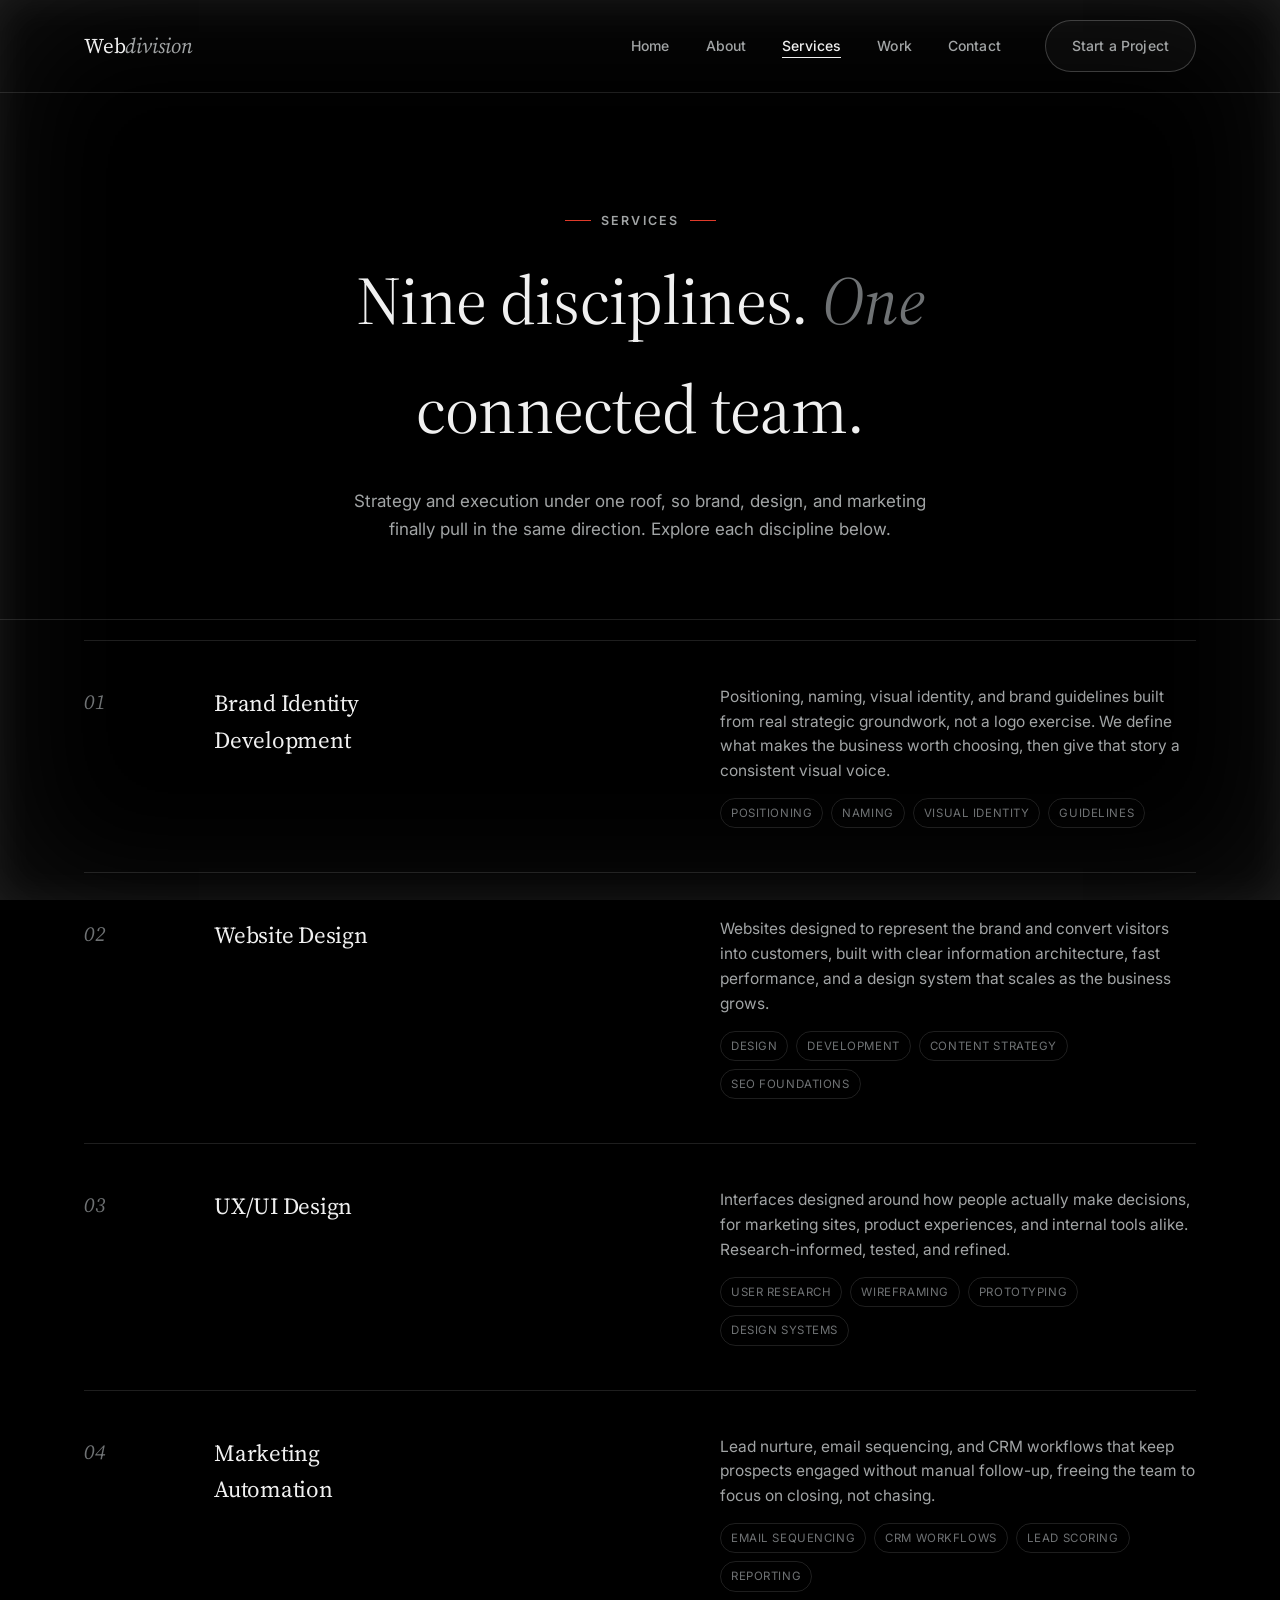
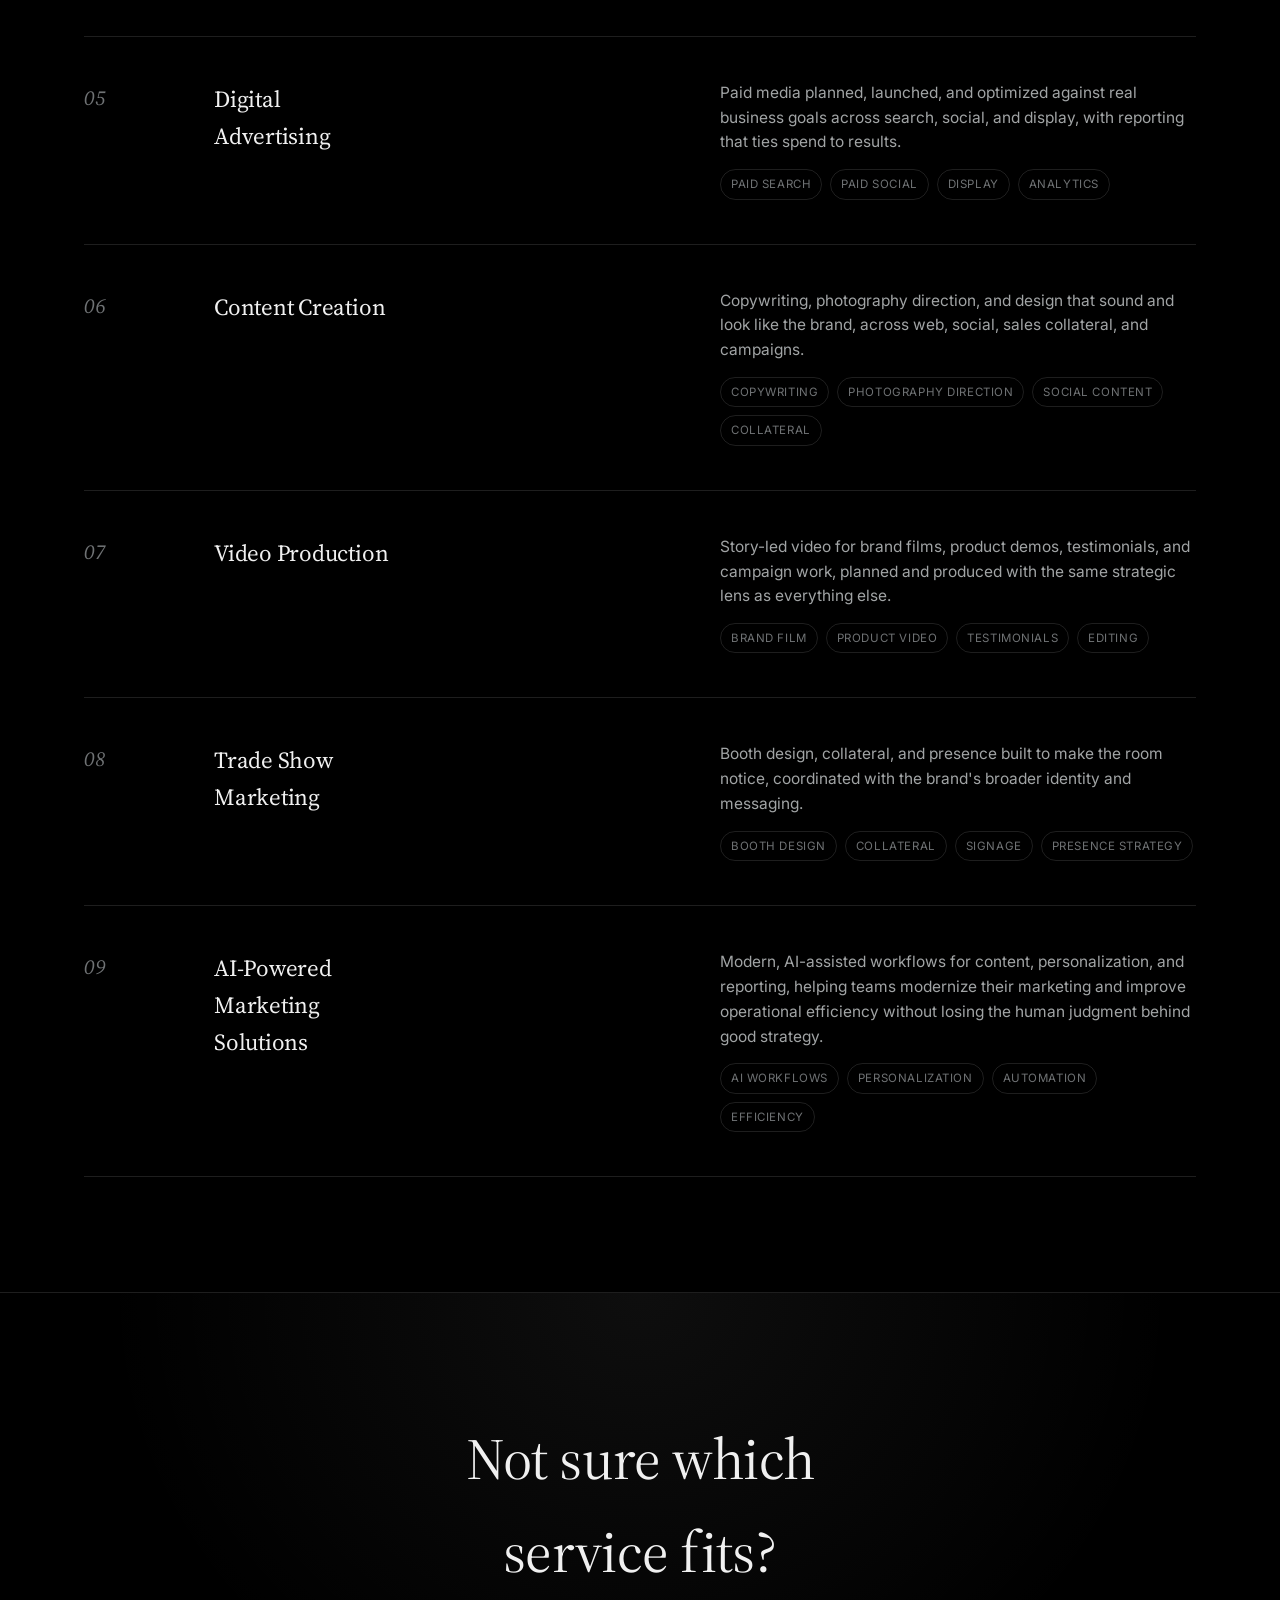
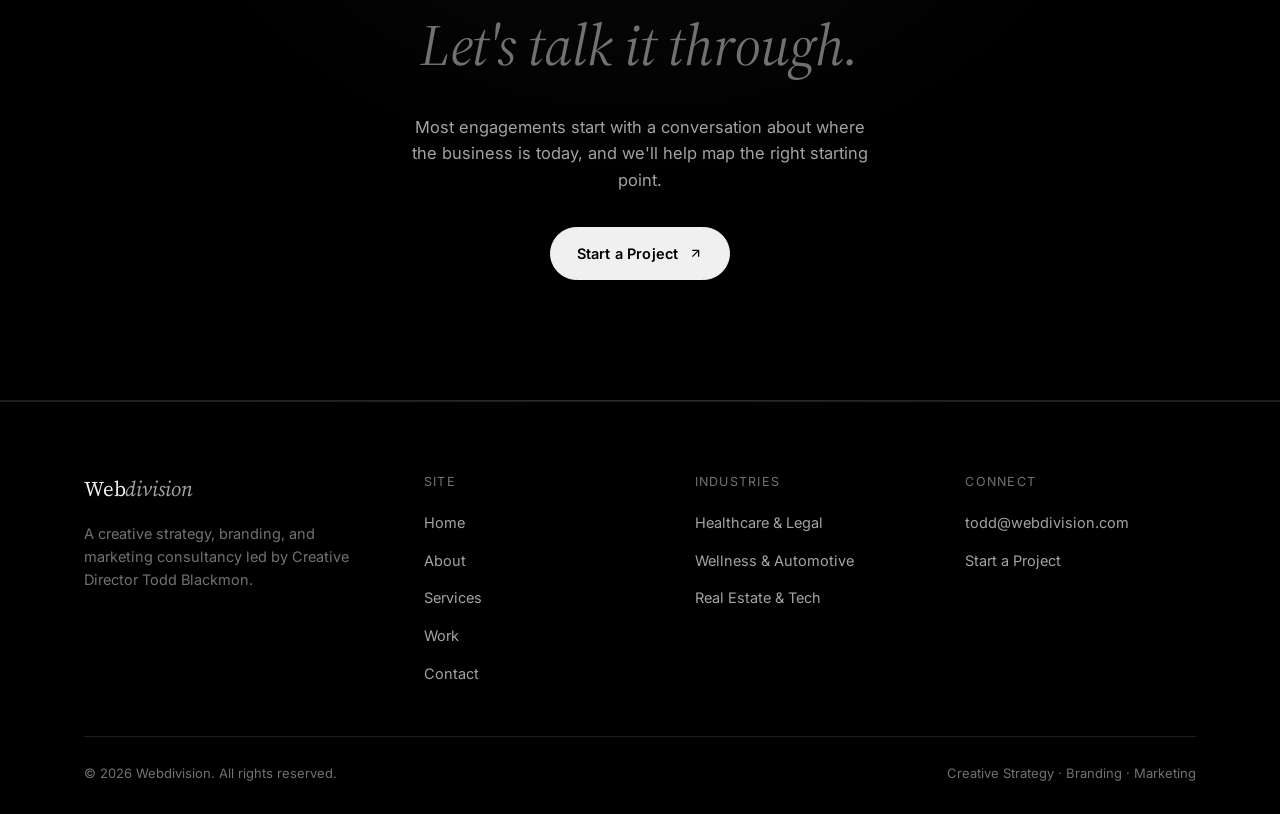
<file: services.html>
<!doctype html>
<html lang="en">
<head>
<meta charset="UTF-8" />
<meta name="viewport" content="width=device-width, initial-scale=1" />
<title>Services at Webdivision</title>
<meta name="description" content="Brand identity, website design, UX/UI, marketing automation, digital advertising, content creation, video production, trade show marketing, and AI-powered marketing solutions from Webdivision." />
<link rel="preconnect" href="https://fonts.googleapis.com" />
<link rel="preconnect" href="https://fonts.gstatic.com" crossorigin />
<link href="https://fonts.googleapis.com/css2?family=Source+Serif+4:ital,opsz,wght@0,8..60,400;0,8..60,500;1,8..60,400;1,8..60,500&family=Inter:wght@400;500;600;700&display=swap" rel="stylesheet" />
<link rel="stylesheet" href="styles.css" />
<link rel="icon" type="image/png" href="favicon.png" />
</head>
<body>

<header class="site-header">
  <nav class="wrap nav">
    <a href="index.html" class="logo">Web<em>division</em></a>
    <ul class="nav-links">
      <li><a href="index.html">Home</a></li>
      <li><a href="about.html">About</a></li>
      <li><a href="services.html" aria-current="page">Services</a></li>
      <li><a href="work.html">Work</a></li>
      <li><a href="contact.html">Contact</a></li>
      <li class="nav-cta"><a href="contact.html" class="btn btn-ghost">Start a Project</a></li>
    </ul>
    <button class="nav-toggle" aria-label="Toggle menu" aria-expanded="false">
      <span></span><span></span><span></span>
    </button>
  </nav>
</header>

<main>

  <section class="page-header">
    <div class="wrap">
      <p class="eyebrow">Services</p>
      <h1>Nine disciplines. <em>One</em> connected team.</h1>
      <p class="lead">Strategy and execution under one roof, so brand, design, and marketing finally pull in the same direction. Explore each discipline below.</p>
    </div>
  </section>

  <section class="section-pad" style="padding-top: 20px;">
    <div class="wrap">

      <div class="service-detail" data-reveal>
        <div class="num">01</div>
        <h3>Brand Identity Development</h3>
        <div>
          <p>Positioning, naming, visual identity, and brand guidelines built from real strategic groundwork, not a logo exercise. We define what makes the business worth choosing, then give that story a consistent visual voice.</p>
          <div class="tags"><span>Positioning</span><span>Naming</span><span>Visual Identity</span><span>Guidelines</span></div>
        </div>
      </div>

      <div class="service-detail" data-reveal>
        <div class="num">02</div>
        <h3>Website Design</h3>
        <div>
          <p>Websites designed to represent the brand and convert visitors into customers, built with clear information architecture, fast performance, and a design system that scales as the business grows.</p>
          <div class="tags"><span>Design</span><span>Development</span><span>Content Strategy</span><span>SEO Foundations</span></div>
        </div>
      </div>

      <div class="service-detail" data-reveal>
        <div class="num">03</div>
        <h3>UX/UI Design</h3>
        <div>
          <p>Interfaces designed around how people actually make decisions, for marketing sites, product experiences, and internal tools alike. Research-informed, tested, and refined.</p>
          <div class="tags"><span>User Research</span><span>Wireframing</span><span>Prototyping</span><span>Design Systems</span></div>
        </div>
      </div>

      <div class="service-detail" data-reveal>
        <div class="num">04</div>
        <h3>Marketing Automation</h3>
        <div>
          <p>Lead nurture, email sequencing, and CRM workflows that keep prospects engaged without manual follow-up, freeing the team to focus on closing, not chasing.</p>
          <div class="tags"><span>Email Sequencing</span><span>CRM Workflows</span><span>Lead Scoring</span><span>Reporting</span></div>
        </div>
      </div>

      <div class="service-detail" data-reveal>
        <div class="num">05</div>
        <h3>Digital Advertising</h3>
        <div>
          <p>Paid media planned, launched, and optimized against real business goals across search, social, and display, with reporting that ties spend to results.</p>
          <div class="tags"><span>Paid Search</span><span>Paid Social</span><span>Display</span><span>Analytics</span></div>
        </div>
      </div>

      <div class="service-detail" data-reveal>
        <div class="num">06</div>
        <h3>Content Creation</h3>
        <div>
          <p>Copywriting, photography direction, and design that sound and look like the brand, across web, social, sales collateral, and campaigns.</p>
          <div class="tags"><span>Copywriting</span><span>Photography Direction</span><span>Social Content</span><span>Collateral</span></div>
        </div>
      </div>

      <div class="service-detail" data-reveal>
        <div class="num">07</div>
        <h3>Video Production</h3>
        <div>
          <p>Story-led video for brand films, product demos, testimonials, and campaign work, planned and produced with the same strategic lens as everything else.</p>
          <div class="tags"><span>Brand Film</span><span>Product Video</span><span>Testimonials</span><span>Editing</span></div>
        </div>
      </div>

      <div class="service-detail" data-reveal>
        <div class="num">08</div>
        <h3>Trade Show Marketing</h3>
        <div>
          <p>Booth design, collateral, and presence built to make the room notice, coordinated with the brand's broader identity and messaging.</p>
          <div class="tags"><span>Booth Design</span><span>Collateral</span><span>Signage</span><span>Presence Strategy</span></div>
        </div>
      </div>

      <div class="service-detail" data-reveal>
        <div class="num">09</div>
        <h3>AI-Powered Marketing Solutions</h3>
        <div>
          <p>Modern, AI-assisted workflows for content, personalization, and reporting, helping teams modernize their marketing and improve operational efficiency without losing the human judgment behind good strategy.</p>
          <div class="tags"><span>AI Workflows</span><span>Personalization</span><span>Automation</span><span>Efficiency</span></div>
        </div>
      </div>

    </div>
  </section>

  <!-- CTA -->
  <section class="cta-band">
    <div class="wrap" data-reveal>
      <h2>Not sure which service fits? <em>Let's talk it through.</em></h2>
      <p>Most engagements start with a conversation about where the business is today, and we'll help map the right starting point.</p>
      <a href="contact.html" class="btn btn-accent">
        Start a Project
        <svg viewBox="0 0 24 24" fill="none" stroke="currentColor" stroke-width="2"><path d="M7 17 17 7M7 7h10v10"/></svg>
      </a>
    </div>
  </section>

</main>

<footer class="site-footer">
  <div class="wrap">
    <div class="footer-grid">
      <div>
        <a href="index.html" class="logo">Web<em>division</em></a>
        <p>A creative strategy, branding, and marketing consultancy led by Creative Director Todd Blackmon.</p>
      </div>
      <div class="footer-col">
        <h4>Site</h4>
        <ul>
          <li><a href="index.html">Home</a></li>
          <li><a href="about.html">About</a></li>
          <li><a href="services.html">Services</a></li>
          <li><a href="work.html">Work</a></li>
          <li><a href="contact.html">Contact</a></li>
        </ul>
      </div>
      <div class="footer-col">
        <h4>Industries</h4>
        <ul>
          <li><a href="about.html">Healthcare &amp; Legal</a></li>
          <li><a href="about.html">Wellness &amp; Automotive</a></li>
          <li><a href="about.html">Real Estate &amp; Tech</a></li>
        </ul>
      </div>
      <div class="footer-col">
        <h4>Connect</h4>
        <ul>
          <li><a href="mailto:todd@webdivision.com">todd@webdivision.com</a></li>
          <li><a href="contact.html">Start a Project</a></li>
        </ul>
      </div>
    </div>
    <div class="footer-bottom">
      <span>© <span data-year>2026</span> Webdivision. All rights reserved.</span>
      <span>Creative Strategy · Branding · Marketing</span>
    </div>
  </div>
</footer>

<script src="script.js"></script>
</body>
</html>
</file>
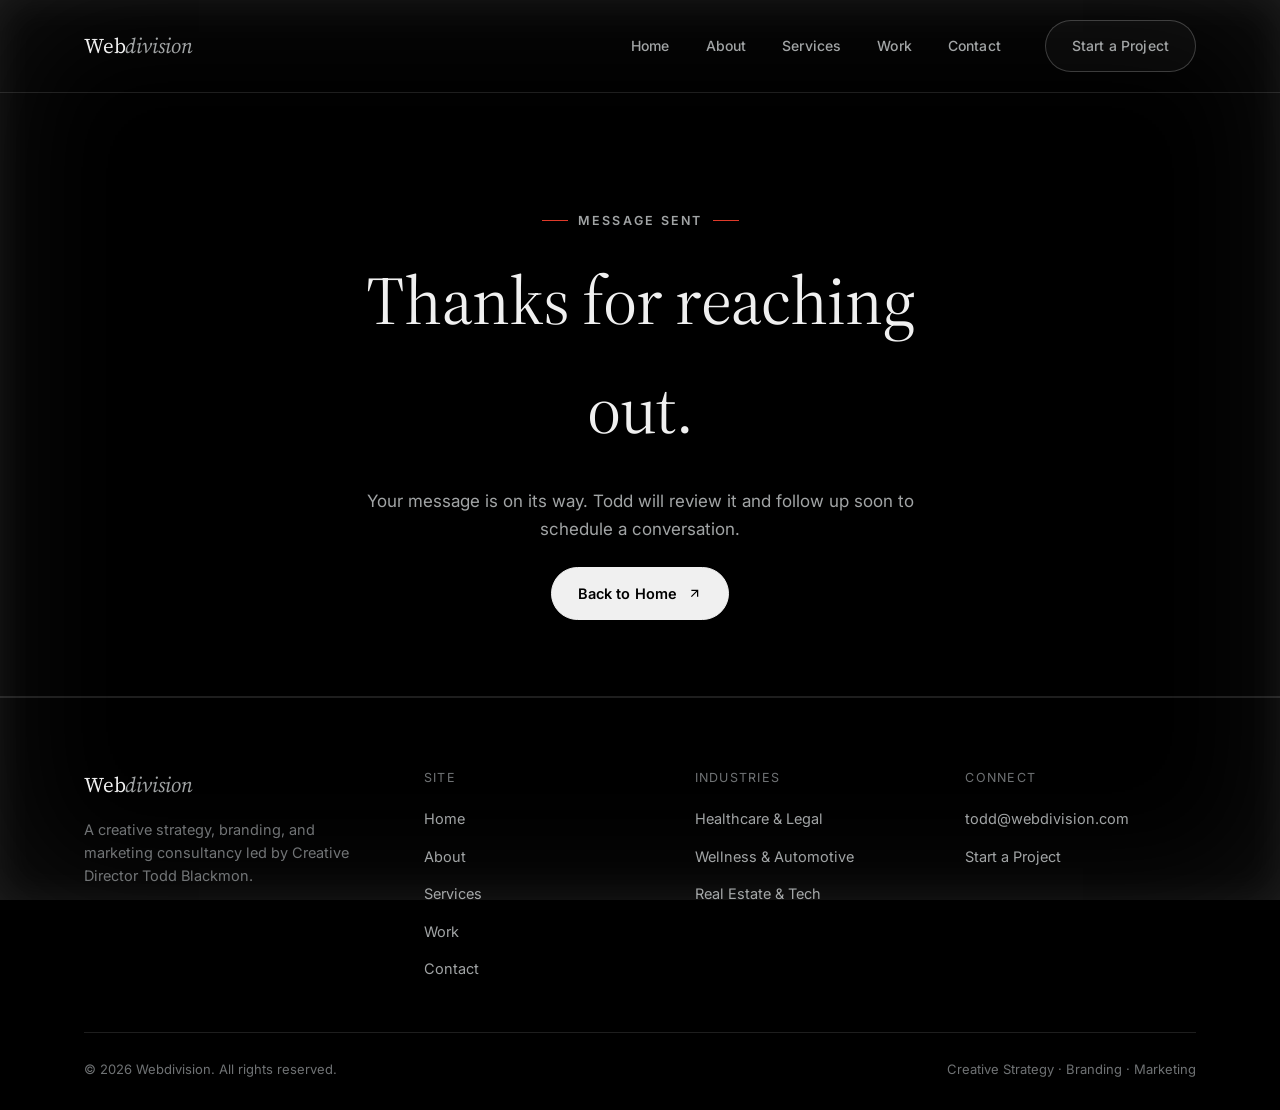
<file: thanks.html>
<!doctype html>
<html lang="en">
<head>
<meta charset="UTF-8" />
<meta name="viewport" content="width=device-width, initial-scale=1" />
<title>Message Sent - Webdivision</title>
<meta name="description" content="Thanks for reaching out to Webdivision. Todd and the team will follow up shortly." />
<meta name="robots" content="noindex" />
<link rel="preconnect" href="https://fonts.googleapis.com" />
<link rel="preconnect" href="https://fonts.gstatic.com" crossorigin />
<link href="https://fonts.googleapis.com/css2?family=Source+Serif+4:ital,opsz,wght@0,8..60,400;0,8..60,500;1,8..60,400;1,8..60,500&family=Inter:wght@400;500;600;700&display=swap" rel="stylesheet" />
<link rel="stylesheet" href="styles.css" />
<link rel="icon" type="image/png" href="favicon.png" />
</head>
<body>

<header class="site-header">
  <nav class="wrap nav">
    <a href="index.html" class="logo">Web<em>division</em></a>
    <ul class="nav-links">
      <li><a href="index.html">Home</a></li>
      <li><a href="about.html">About</a></li>
      <li><a href="services.html">Services</a></li>
      <li><a href="work.html">Work</a></li>
      <li><a href="contact.html">Contact</a></li>
      <li class="nav-cta"><a href="contact.html" class="btn btn-ghost">Start a Project</a></li>
    </ul>
    <button class="nav-toggle" aria-label="Toggle menu" aria-expanded="false">
      <span></span><span></span><span></span>
    </button>
  </nav>
</header>

<main>

  <section class="page-header center">
    <div class="wrap">
      <p class="eyebrow">Message Sent</p>
      <h1>Thanks for reaching out.</h1>
      <p class="lead">Your message is on its way. Todd will review it and follow up soon to schedule a conversation.</p>
      <a href="index.html" class="btn btn-accent" style="margin-top: 24px; display: inline-flex;">
        Back to Home
        <svg viewBox="0 0 24 24" fill="none" stroke="currentColor" stroke-width="2"><path d="M7 17 17 7M7 7h10v10"/></svg>
      </a>
    </div>
  </section>

</main>

<footer class="site-footer">
  <div class="wrap">
    <div class="footer-grid">
      <div>
        <a href="index.html" class="logo">Web<em>division</em></a>
        <p>A creative strategy, branding, and marketing consultancy led by Creative Director Todd Blackmon.</p>
      </div>
      <div class="footer-col">
        <h4>Site</h4>
        <ul>
          <li><a href="index.html">Home</a></li>
          <li><a href="about.html">About</a></li>
          <li><a href="services.html">Services</a></li>
          <li><a href="work.html">Work</a></li>
          <li><a href="contact.html">Contact</a></li>
        </ul>
      </div>
      <div class="footer-col">
        <h4>Industries</h4>
        <ul>
          <li><a href="about.html">Healthcare &amp; Legal</a></li>
          <li><a href="about.html">Wellness &amp; Automotive</a></li>
          <li><a href="about.html">Real Estate &amp; Tech</a></li>
        </ul>
      </div>
      <div class="footer-col">
        <h4>Connect</h4>
        <ul>
          <li><a href="mailto:todd@webdivision.com">todd@webdivision.com</a></li>
          <li><a href="contact.html">Start a Project</a></li>
        </ul>
      </div>
    </div>
    <div class="footer-bottom">
      <span>© <span data-year>2026</span> Webdivision. All rights reserved.</span>
      <span>Creative Strategy · Branding · Marketing</span>
    </div>
  </div>
</footer>

<script src="script.js"></script>
</body>
</html>
</file>
<file: styles.css>
/* ==========================================================================
   Webdivision — Stylesheet (v2, Resend-inspired)
   Pure black canvas, off-white/gray text, serif headlines + Inter body,
   dot-grid texture, ambient edge glow, pill controls.
   ========================================================================== */

:root {
  --bg: #000000;
  --ink: #f0f0f0;
  --muted: #a1a4a5;
  --muted-dim: #6f7274;
  --line: rgba(240, 240, 240, 0.12);
  --line-strong: rgba(240, 240, 240, 0.22);
  --surface: rgba(240, 240, 240, 0.035);
  --surface-hover: rgba(240, 240, 240, 0.07);
  --glow: rgba(240, 240, 240, 0.5);
  --reveal-red: #e03a2a;

  --serif: "Source Serif 4", "Iowan Old Style", serif;
  --sans: "Inter", ui-sans-serif, system-ui, sans-serif;

  --wrap: 1240px;
  --pad: clamp(24px, 5vw, 64px);
  --radius-pill: 999px;
}

* { box-sizing: border-box; }
html { scroll-behavior: smooth; background: var(--bg); }

body {
  margin: 0;
  background: var(--bg);
  color: var(--ink);
  font-family: var(--sans);
  font-size: 16px;
  line-height: 1.6;
  -webkit-font-smoothing: antialiased;
  overflow-x: hidden;
  position: relative;
}

/* ---------- Dot-grid texture ---------- */
body::before {
  content: "";
  position: fixed;
  inset: 0;
  z-index: -2;
  pointer-events: none;
  background-image: radial-gradient(rgba(240, 240, 240, 0.14) 1px, transparent 1px);
  background-size: 28px 28px;
  background-position: -4px -4px;
  -webkit-mask-image: radial-gradient(ellipse 80% 60% at 50% 0%, #000 40%, transparent 85%);
  mask-image: radial-gradient(ellipse 80% 60% at 50% 0%, #000 40%, transparent 85%);
}

/* ---------- Ambient edge glow around the viewport ---------- */
body::after {
  content: "";
  position: fixed;
  inset: 0;
  z-index: 9998;
  pointer-events: none;
  box-shadow:
    inset 0 0 140px 0 rgba(240, 240, 240, 0.07),
    inset 0 0 40px 0 rgba(240, 240, 240, 0.08);
}

a { color: inherit; text-decoration: none; }
img { max-width: 100%; display: block; }

h1, h2, h3, h4 {
  font-family: var(--serif);
  font-weight: 400;
  letter-spacing: -0.01em;
  margin: 0;
  color: var(--ink);
}
h1 em, h2 em {
  font-style: italic;
  font-weight: 400;
  color: var(--muted-dim);
}

p { margin: 0; }

.wrap {
  max-width: var(--wrap);
  margin: 0 auto;
  padding-left: var(--pad);
  padding-right: var(--pad);
  position: relative;
}

.eyebrow {
  font-family: var(--sans);
  font-size: 12.5px;
  font-weight: 600;
  letter-spacing: 0.18em;
  text-transform: uppercase;
  color: var(--muted);
  display: inline-flex;
  align-items: center;
  gap: 10px;
}
.eyebrow::before,
.eyebrow::after {
  content: "";
  width: 26px;
  height: 1px;
  background: var(--reveal-red);
  display: inline-block;
}
.center .eyebrow { justify-content: center; }

/* ---------- Buttons ---------- */
.btn {
  display: inline-flex;
  align-items: center;
  gap: 10px;
  font-family: var(--sans);
  font-weight: 600;
  font-size: 14.5px;
  letter-spacing: 0.01em;
  padding: 14px 26px;
  border-radius: var(--radius-pill);
  border: 1px solid var(--line-strong);
  transition: background 0.25s ease, color 0.25s ease, border-color 0.25s ease, box-shadow 0.25s ease;
  cursor: pointer;
  background: rgba(240, 240, 240, 0.03);
  color: var(--ink);
}
.btn-primary {
  background: var(--ink);
  color: #000;
  border-color: var(--ink);
}
.btn-primary:hover {
  box-shadow: 0 0 24px rgba(240, 240, 240, 0.35);
  transform: translateY(-1px);
}
.btn-ghost:hover {
  background: rgba(240, 240, 240, 0.09);
  border-color: var(--ink);
}
.btn-accent {
  background: var(--ink);
  color: #000;
  border-color: var(--ink);
}
.btn-accent:hover {
  box-shadow: 0 0 24px rgba(240, 240, 240, 0.35);
  transform: translateY(-1px);
}
.btn svg { width: 15px; height: 15px; transition: transform 0.25s ease; }
.btn:hover svg { transform: translate(3px, -3px); }

/* ==========================================================================
   Header / Nav
   ========================================================================== */
.site-header {
  position: sticky;
  top: 0;
  z-index: 500;
  background: rgba(0, 0, 0, 0.7);
  backdrop-filter: blur(14px);
  border-bottom: 1px solid var(--line);
}
.nav {
  display: flex;
  align-items: center;
  justify-content: space-between;
  padding-top: 20px;
  padding-bottom: 20px;
}
.logo {
  font-family: var(--serif);
  font-size: 21px;
  font-weight: 400;
  letter-spacing: -0.01em;
  color: var(--ink);
}
.logo em {
  font-style: italic;
  color: var(--muted);
  font-weight: 400;
}
.nav-links {
  display: flex;
  align-items: center;
  gap: 36px;
  list-style: none;
  margin: 0;
  padding: 0;
}
.nav-links a {
  font-size: 14px;
  font-weight: 500;
  letter-spacing: 0.01em;
  color: var(--muted);
  position: relative;
  padding-bottom: 4px;
  transition: color 0.2s ease;
}
.nav-links a:hover { color: var(--ink); }
.nav-links a::after {
  content: "";
  position: absolute;
  left: 0; bottom: 0;
  width: 0%;
  height: 1px;
  background: var(--ink);
  transition: width 0.25s ease;
}
.nav-links a:hover::after,
.nav-links a[aria-current="page"]::after {
  width: 100%;
}
.nav-links a[aria-current="page"] { color: var(--ink); }
.nav-cta { margin-left: 8px; }
.nav-cta .btn {
  padding-bottom: 14px;
}
.nav-cta .btn::after {
  display: none;
}

.nav-toggle {
  display: none;
  background: none;
  border: none;
  cursor: pointer;
  flex-direction: column;
  gap: 5px;
  padding: 8px;
}
.nav-toggle span {
  width: 24px;
  height: 2px;
  background: var(--ink);
  display: block;
  transition: transform 0.25s ease, opacity 0.25s ease;
}

@media (max-width: 860px) {
  .nav-toggle { display: flex; }
  .nav-links {
    position: fixed;
    top: 0; right: 0;
    height: 100vh;
    width: min(78vw, 340px);
    background: #050505;
    border-left: 1px solid var(--line);
    color: var(--ink);
    flex-direction: column;
    align-items: flex-start;
    justify-content: center;
    gap: 30px;
    padding: 40px var(--pad);
    transform: translateX(100%);
    transition: transform 0.4s cubic-bezier(.7,0,.2,1);
  }
  .nav-links.open { transform: translateX(0); }
  .nav-links a { font-size: 22px; font-family: var(--serif); color: var(--ink); }
  body.menu-open { overflow: hidden; }
}

/* ==========================================================================
   Hero — centered, Resend-style
   ========================================================================== */
.hero {
  position: relative;
  padding: clamp(28px, 5vw, 56px) 0 clamp(60px, 8vw, 90px);
  overflow: hidden;
  text-align: center;
}
.hero-badge {
  width: 84px;
  height: 84px;
  margin: 0 auto 32px;
  border-radius: 20px;
  overflow: hidden;
  box-shadow: 0 0 40px rgba(240,240,240,0.1), inset 0 1px 0 rgba(255,255,255,0.06);
}
.hero-badge img {
  width: 100%;
  height: 100%;
  object-fit: cover;
  display: block;
}
.hero h1 {
  font-size: clamp(38px, 5.6vw, 76px);
  line-height: 1.08;
  max-width: 16ch;
  margin: 0 auto;
  font-weight: 400;
}
.hero h1 .dim { color: var(--muted-dim); }

/* ---------- Kinetic word reveal (all page headings) ---------- */
.reveal-word {
  --end-color: var(--ink);
  display: inline-block;
  opacity: 0;
  filter: blur(9px);
  transform: translateY(10px);
  color: var(--muted-dim);
  animation: word-reveal 2.6s cubic-bezier(.19,.84,.28,1) both;
  animation-play-state: paused;
}
.reveal-word--dim {
  --end-color: var(--muted-dim);
}
.kinetic-in .reveal-word {
  animation-play-state: running;
}
@keyframes word-reveal {
  0% {
    opacity: 0;
    filter: blur(9px);
    transform: translateY(14px);
    color: var(--muted-dim);
    text-shadow: 0 0 0 rgba(224,58,42,0);
  }
  38% {
    opacity: 1;
    filter: blur(0);
    transform: translateY(0);
  }
  52% {
    color: var(--reveal-red);
    text-shadow: 0 0 32px rgba(224,58,42,0.8);
  }
  100% {
    opacity: 1;
    filter: blur(0);
    transform: translateY(0);
    color: var(--end-color);
    text-shadow: 0 0 0 rgba(224,58,42,0);
  }
}
@media (prefers-reduced-motion: reduce) {
  .reveal-word {
    animation: none;
    animation-play-state: running;
    opacity: 1;
    filter: none;
    transform: none;
  }
}
.hero-sub {
  max-width: 46ch;
  margin: 26px auto 0;
  font-size: 18px;
  color: var(--muted);
}
.hero-actions {
  display: flex;
  gap: 16px;
  margin-top: 38px;
  justify-content: center;
  flex-wrap: wrap;
}
.hero-meta {
  margin-top: 56px;
  display: flex;
  justify-content: center;
  gap: 40px;
  flex-wrap: wrap;
  color: var(--muted-dim);
  font-size: 13px;
  letter-spacing: 0.04em;
  text-transform: uppercase;
}
.hero-meta strong { color: var(--muted); font-weight: 500; }

@media (max-width: 860px) {
  .hero-meta { gap: 20px; }
}

/* ==========================================================================
   Marquee / industries ticker
   ========================================================================== */
.marquee-band {
  border-top: 1px solid var(--line);
  border-bottom: 1px solid var(--line);
  background: rgba(240, 240, 240, 0.02);
  padding: 20px 0;
  overflow: hidden;
  white-space: nowrap;
}
.marquee-track {
  display: inline-flex;
  animation: scroll-left 32s linear infinite;
}
.marquee-track span {
  font-family: var(--serif);
  font-style: italic;
  font-size: 20px;
  padding: 0 30px;
  color: var(--muted);
}
.marquee-track span::after {
  content: "\2022";
  margin-left: 30px;
  color: var(--line-strong);
  font-style: normal;
}
@keyframes scroll-left {
  from { transform: translateX(0); }
  to { transform: translateX(-50%); }
}

/* ==========================================================================
   Section scaffolding
   ========================================================================== */
section { position: relative; }
.section-pad { padding: clamp(70px, 9vw, 120px) 0; }
.section-head {
  display: grid;
  grid-template-columns: 1fr auto;
  align-items: end;
  gap: 30px;
  margin-bottom: 56px;
}
.section-head h2 {
  font-size: clamp(28px, 3.6vw, 44px);
  margin-top: 14px;
  max-width: 16ch;
  font-weight: 400;
}
.section-head .lead {
  max-width: 34ch;
  color: var(--muted);
  font-size: 15.5px;
  text-align: right;
}
.section-head.center {
  grid-template-columns: 1fr;
  justify-items: center;
  text-align: center;
}
.section-head.center h2 { max-width: 20ch; }
.section-head.center .lead { text-align: center; max-width: 44ch; margin-top: 8px; }
@media (max-width: 760px) {
  .section-head { grid-template-columns: 1fr; }
  .section-head .lead { text-align: left; }
}

.divider { border: none; border-top: 1px solid var(--line); margin: 0; }

/* ---------- Intro / two column ---------- */
.intro-grid {
  display: grid;
  grid-template-columns: 0.9fr 1.1fr;
  gap: 70px;
}
.intro-grid h2 {
  font-size: clamp(26px, 3.2vw, 38px);
  font-weight: 400;
}
.intro-grid .body-copy {
  color: var(--muted);
  font-size: 17px;
}
.intro-grid .body-copy + .body-copy { margin-top: 18px; }
.intro-grid a { color: var(--ink); border-bottom: 1px solid var(--line-strong); padding-bottom: 1px; }
.intro-grid a:hover { border-color: var(--ink); }
@media (max-width: 860px) {
  .intro-grid { grid-template-columns: 1fr; gap: 30px; }
}

/* ---------- Services grid ---------- */
.services-grid {
  display: grid;
  grid-template-columns: repeat(3, 1fr);
  border-top: 1px solid var(--line);
  border-left: 1px solid var(--line);
}
.service-card {
  border-right: 1px solid var(--line);
  border-bottom: 1px solid var(--line);
  padding: 34px 28px;
  transition: background 0.3s ease;
}
.service-card:hover { background: var(--surface); }
.service-card .num {
  font-family: var(--serif);
  font-style: italic;
  color: var(--muted-dim);
  font-size: 15px;
}
.service-card h3 {
  font-size: 19px;
  font-weight: 400;
  margin-top: 14px;
  margin-bottom: 10px;
}
.service-card p {
  font-size: 14.5px;
  color: var(--muted);
}
@media (max-width: 860px) {
  .services-grid { grid-template-columns: repeat(2, 1fr); }
}
@media (max-width: 560px) {
  .services-grid { grid-template-columns: 1fr; }
}

/* ---------- Stats band ---------- */
.stats-band {
  background: rgba(240, 240, 240, 0.02);
  border-top: 1px solid var(--line);
  border-bottom: 1px solid var(--line);
}
.stats-grid {
  display: grid;
  grid-template-columns: repeat(4, 1fr);
}
.stat {
  padding: 50px 28px;
  border-right: 1px solid var(--line);
  text-align: center;
}
.stat:last-child { border-right: none; }
.stat .num {
  font-family: var(--serif);
  font-size: clamp(32px, 4vw, 50px);
  font-style: italic;
  font-weight: 400;
  background: linear-gradient(160deg, #fff, #83898b);
  -webkit-background-clip: text;
  background-clip: text;
  -webkit-text-fill-color: transparent;
}
.stat p {
  margin-top: 10px;
  font-size: 13px;
  letter-spacing: 0.06em;
  text-transform: uppercase;
  color: var(--muted-dim);
}
@media (max-width: 860px) {
  .stats-grid { grid-template-columns: repeat(2, 1fr); }
  .stat:nth-child(2) { border-right: none; }
  .stat:nth-child(odd) { border-right: 1px solid var(--line); }
}

/* ---------- Approach pillars ---------- */
.pillars {
  display: grid;
  grid-template-columns: repeat(3, 1fr);
  gap: 50px;
}
.pillar { text-align: center; }
.pillar .index {
  font-family: var(--serif);
  font-style: italic;
  font-size: 38px;
  color: var(--muted-dim);
}
.pillar h3 {
  font-size: 21px;
  font-weight: 400;
  margin-top: 16px;
  margin-bottom: 12px;
}
.pillar p { color: var(--muted); font-size: 15px; }
@media (max-width: 860px) {
  .pillars { grid-template-columns: 1fr; gap: 40px; }
}

/* ---------- CTA band ---------- */
.cta-band {
  padding: clamp(70px, 10vw, 120px) 0;
  text-align: center;
  border-top: 1px solid var(--line);
  border-bottom: 1px solid var(--line);
  background:
    radial-gradient(ellipse 60% 100% at 50% 0%, rgba(240,240,240,0.06), transparent 70%);
}
.cta-band h2 {
  font-size: clamp(30px, 5vw, 58px);
  max-width: 18ch;
  margin: 0 auto;
  font-weight: 400;
}
.cta-band h2 .dim { color: var(--muted-dim); }
.cta-band p {
  margin: 22px auto 34px;
  max-width: 46ch;
  color: var(--muted);
  font-size: 16.5px;
}

/* ==========================================================================
   Footer
   ========================================================================== */
.site-footer {
  background: #000;
  color: var(--ink);
  padding: 70px 0 30px;
  border-top: 1px solid var(--line);
}
.footer-grid {
  display: grid;
  grid-template-columns: 1.3fr 1fr 1fr 1fr;
  gap: 40px;
  padding-bottom: 50px;
  border-bottom: 1px solid var(--line);
}
.footer-grid .logo { color: var(--ink); }
.footer-grid p { color: var(--muted-dim); font-size: 14.5px; margin-top: 16px; max-width: 30ch; }
.footer-col h4 {
  font-family: var(--sans);
  font-size: 12.5px;
  letter-spacing: 0.1em;
  text-transform: uppercase;
  color: var(--muted-dim);
  margin-bottom: 18px;
}
.footer-col ul { list-style: none; margin: 0; padding: 0; display: flex; flex-direction: column; gap: 12px; }
.footer-col a { font-size: 14.5px; color: var(--muted); }
.footer-col a:hover { color: var(--ink); }
.footer-bottom {
  display: flex;
  justify-content: space-between;
  padding-top: 26px;
  font-size: 13px;
  color: var(--muted-dim);
  flex-wrap: wrap;
  gap: 10px;
}
@media (max-width: 760px) {
  .footer-grid { grid-template-columns: 1fr 1fr; }
}

/* ==========================================================================
   Reveal-on-scroll
   ========================================================================== */
[data-reveal] {
  opacity: 0;
  transform: translateY(22px);
  transition: opacity 0.7s ease, transform 0.7s ease;
}
[data-reveal].is-visible {
  opacity: 1;
  transform: translateY(0);
}

/* ==========================================================================
   Page header (About / Services / Contact) — centered
   ========================================================================== */
.page-header {
  padding: clamp(60px, 10vw, 110px) 0 clamp(50px, 6vw, 76px);
  border-bottom: 1px solid var(--line);
  text-align: center;
}
.page-header h1 {
  font-size: clamp(34px, 5.4vw, 68px);
  max-width: 18ch;
  margin: 16px auto 0;
  font-weight: 400;
}
.page-header h1 .dim { color: var(--muted-dim); }
.page-header .lead {
  margin: 24px auto 0;
  max-width: 52ch;
  font-size: 17px;
  color: var(--muted);
}

/* ---------- Founder block (About) ---------- */
.founder-grid {
  display: grid;
  grid-template-columns: 0.85fr 1.15fr;
  gap: 60px;
  align-items: center;
}
.founder-portrait {
  aspect-ratio: 4/5;
  background: linear-gradient(160deg, #141414 0%, #000 70%);
  border: 1px solid var(--line-strong);
  display: flex;
  align-items: flex-end;
  padding: 24px;
  position: relative;
  overflow: hidden;
}
.founder-portrait img {
  position: absolute;
  inset: 0;
  width: 100%;
  height: 100%;
  object-fit: cover;
  filter: grayscale(100%) contrast(1.1) brightness(0.92);
  z-index: 0;
}
.founder-portrait::after {
  content: "";
  position: absolute;
  inset: 0;
  background: linear-gradient(to top, rgba(0,0,0,0.88) 0%, rgba(0,0,0,0.1) 42%, transparent 62%);
  z-index: 1;
  pointer-events: none;
}
.founder-portrait::before {
  content: "TB";
  position: absolute;
  top: 20px; left: 24px;
  font-family: var(--serif);
  font-style: italic;
  font-size: 15px;
  color: rgba(240,240,240,0.75);
  z-index: 2;
}
.founder-portrait span {
  font-family: var(--serif);
  font-style: italic;
  color: var(--ink);
  font-size: 15px;
  position: relative;
  z-index: 2;
}
.founder-copy .quote {
  font-family: var(--serif);
  font-size: clamp(20px, 2.4vw, 28px);
  font-style: italic;
  font-weight: 400;
  line-height: 1.4;
  color: var(--ink);
}
.founder-copy .quote::before { content: open-quote; color: var(--muted-dim); }
.founder-copy .quote::after { content: close-quote; color: var(--muted-dim); }
.founder-copy .attribution {
  margin-top: 20px;
  font-size: 14px;
  color: var(--muted);
  letter-spacing: 0.02em;
}
.founder-copy .attribution strong { color: var(--ink); font-weight: 600; }
.founder-bio { margin-top: 30px; color: var(--muted); font-size: 16px; }
.founder-bio + .founder-bio { margin-top: 16px; }
@media (max-width: 860px) {
  .founder-grid { grid-template-columns: 1fr; }
}

/* ---------- Timeline (About) ---------- */
.timeline {
  display: grid;
  gap: 0;
  border-top: 1px solid var(--line);
}
.timeline-row {
  display: grid;
  grid-template-columns: 140px 1fr;
  gap: 30px;
  padding: 30px 0;
  border-bottom: 1px solid var(--line);
}
.timeline-row .yr {
  font-family: var(--serif);
  font-style: italic;
  color: var(--muted-dim);
  font-size: 17px;
}
.timeline-row h3 { font-size: 18px; font-weight: 400; margin-bottom: 8px; }
.timeline-row p { color: var(--muted); font-size: 15px; max-width: 60ch; }
@media (max-width: 600px) {
  .timeline-row { grid-template-columns: 1fr; gap: 8px; }
}

/* ---------- Industries list (About) ---------- */
.industries-list {
  display: grid;
  grid-template-columns: repeat(2, 1fr);
  gap: 0;
  border-top: 1px solid var(--line);
  border-left: 1px solid var(--line);
}
.industry-item {
  border-right: 1px solid var(--line);
  border-bottom: 1px solid var(--line);
  padding: 26px 28px;
}
.industry-item h3 { font-size: 17px; font-weight: 400; margin-bottom: 8px; display:flex; align-items:center; gap:10px;}
.industry-item h3::before {
  content: "";
  width: 6px; height: 6px;
  border-radius: 50%;
  background: var(--muted);
  display: inline-block;
}
.industry-item p { font-size: 14px; color: var(--muted); }
@media (max-width: 700px) {
  .industries-list { grid-template-columns: 1fr; }
}

/* ---------- Client types (About) ---------- */
.client-types {
  display: flex;
  flex-wrap: wrap;
  gap: 14px;
  justify-content: center;
}
.client-chip {
  border: 1px solid var(--line-strong);
  padding: 11px 22px;
  font-size: 14.5px;
  font-weight: 500;
  border-radius: var(--radius-pill);
  color: var(--muted);
  transition: color 0.2s ease, border-color 0.2s ease;
}
.client-chip:hover { color: var(--ink); border-color: var(--ink); }

/* ---------- Services detail (Services page) ---------- */
.service-detail {
  display: grid;
  grid-template-columns: 100px 1fr 1fr;
  gap: 30px;
  padding: 44px 0;
  border-bottom: 1px solid var(--line);
  align-items: start;
}
.service-detail:first-of-type { border-top: 1px solid var(--line); }
.service-detail .num {
  font-family: var(--serif);
  font-style: italic;
  color: var(--muted-dim);
  font-size: 21px;
}
.service-detail h3 { font-size: 23px; font-weight: 400; max-width: 16ch; }
.service-detail p { color: var(--muted); font-size: 15.5px; }
.service-detail .tags {
  margin-top: 14px;
  display: flex;
  flex-wrap: wrap;
  gap: 8px;
}
.service-detail .tags span {
  font-size: 11.5px;
  text-transform: uppercase;
  letter-spacing: 0.05em;
  color: var(--muted-dim);
  border: 1px solid var(--line);
  padding: 5px 10px;
  border-radius: var(--radius-pill);
}
@media (max-width: 860px) {
  .service-detail { grid-template-columns: 1fr; gap: 12px; }
}

/* ---------- Contact page ---------- */
.contact-grid {
  display: grid;
  grid-template-columns: 1fr 0.8fr;
  gap: 70px;
}
.field { margin-bottom: 22px; }
.field label {
  display: block;
  font-size: 12.5px;
  letter-spacing: 0.06em;
  text-transform: uppercase;
  color: var(--muted-dim);
  margin-bottom: 8px;
}
.field input,
.field select,
.field textarea {
  width: 100%;
  background: transparent;
  border: none;
  border-bottom: 1px solid var(--line-strong);
  padding: 12px 4px;
  font-family: var(--sans);
  font-size: 16px;
  color: var(--ink);
  transition: border-color 0.2s ease;
}
.field select option { background: #0a0a0a; color: var(--ink); }
.field input:focus,
.field select:focus,
.field textarea:focus {
  outline: none;
  border-color: var(--ink);
}
.field textarea { resize: vertical; min-height: 110px; }
.form-note { font-size: 13px; color: var(--muted-dim); margin-top: 18px; }

.contact-info { border-left: 1px solid var(--line); padding-left: 50px; }
.contact-info h4 {
  font-family: var(--sans);
  font-size: 12.5px;
  letter-spacing: 0.08em;
  text-transform: uppercase;
  color: var(--muted-dim);
  margin-bottom: 10px;
}
.contact-info .val {
  font-family: var(--serif);
  font-size: 21px;
  font-style: italic;
  font-weight: 400;
  margin-bottom: 34px;
  color: var(--ink);
}
@media (max-width: 860px) {
  .contact-grid { grid-template-columns: 1fr; }
  .contact-info { border-left: none; border-top: 1px solid var(--line); padding-left: 0; padding-top: 34px; }
}

/* ==========================================================================
   Work page
   ========================================================================== */
.filter-label {
  font-family: var(--sans);
  font-size: 12px;
  font-weight: 500;
  letter-spacing: 0.14em;
  text-transform: uppercase;
  color: var(--muted-dim);
  text-align: center;
  margin: 34px 0 12px;
}
.work-filters {
  display: flex;
  flex-wrap: wrap;
  gap: 10px;
  justify-content: center;
  margin-top: 0;
}
.filter-chip {
  border: 1px solid var(--line-strong);
  background: transparent;
  padding: 10px 20px;
  font-family: var(--sans);
  font-size: 13.5px;
  font-weight: 500;
  border-radius: var(--radius-pill);
  color: var(--muted);
  cursor: pointer;
  transition: color 0.2s ease, border-color 0.2s ease, background 0.2s ease;
}
.filter-chip:hover { color: var(--ink); border-color: var(--ink); }
.filter-chip.is-active {
  color: #000;
  background: var(--ink);
  border-color: var(--ink);
}

.work-case {
  padding: clamp(50px, 7vw, 84px) 0;
  border-bottom: 1px solid var(--line);
}
.work-case:first-of-type { border-top: 1px solid var(--line); }
.work-case-head {
  display: grid;
  grid-template-columns: 1fr 1.4fr;
  gap: 50px;
  align-items: start;
  margin-bottom: 34px;
}
.work-case-head h3 {
  font-size: clamp(24px, 3vw, 32px);
  font-weight: 400;
  margin-top: 10px;
}
.work-case-head p { color: var(--muted); font-size: 15.5px; }
.work-case .tags {
  margin-top: 16px;
  display: flex;
  flex-wrap: wrap;
  gap: 8px;
}
.work-case .tags span {
  font-size: 11.5px;
  text-transform: uppercase;
  letter-spacing: 0.05em;
  color: var(--muted-dim);
  border: 1px solid var(--line);
  padding: 5px 10px;
  border-radius: var(--radius-pill);
}
@media (max-width: 860px) {
  .work-case-head { grid-template-columns: 1fr; gap: 14px; }
}

.work-grid {
  display: grid;
  grid-template-columns: repeat(3, 1fr);
  border-top: 1px solid var(--line);
  border-left: 1px solid var(--line);
}
.work-grid.cols-2 { grid-template-columns: repeat(2, 1fr); }
.work-grid figure {
  margin: 0;
  border-right: 1px solid var(--line);
  border-bottom: 1px solid var(--line);
  aspect-ratio: 4/3;
  overflow: hidden;
  position: relative;
  cursor: zoom-in;
}
.work-grid.cols-2 figure { aspect-ratio: 16/10; }
.work-grid.contain figure {
  aspect-ratio: 3/4;
  background: rgba(240, 240, 240, 0.03);
}
.work-grid.contain img {
  object-fit: contain;
  filter: none;
  padding: 10px;
}
.work-grid.contain figure:hover img { transform: none; filter: none; }

.work-grid img {
  width: 100%;
  height: 100%;
  object-fit: cover;
  display: block;
  transition: transform 0.5s ease, filter 0.5s ease;
  filter: grayscale(20%) contrast(1.03);
}
.work-grid figure:hover img {
  transform: scale(1.04);
  filter: grayscale(0%) contrast(1.03);
}
@media (max-width: 860px) {
  .work-grid, .work-grid.cols-2 { grid-template-columns: repeat(2, 1fr); }
}
@media (max-width: 560px) {
  .work-grid, .work-grid.cols-2 { grid-template-columns: 1fr; }
}

/* ---------- Selected work teaser (Home) ---------- */
.work-teaser-grid {
  display: grid;
  grid-template-columns: repeat(3, 1fr);
  border-top: 1px solid var(--line);
  border-left: 1px solid var(--line);
}
.work-teaser-grid a {
  position: relative;
  display: block;
  aspect-ratio: 4/3;
  border-right: 1px solid var(--line);
  border-bottom: 1px solid var(--line);
  overflow: hidden;
}
.work-teaser-grid img {
  width: 100%;
  height: 100%;
  object-fit: cover;
  display: block;
  filter: grayscale(30%) contrast(1.03);
  transition: transform 0.5s ease, filter 0.5s ease;
}
.work-teaser-grid a:hover img {
  transform: scale(1.04);
  filter: grayscale(0%) contrast(1.03);
}
.work-teaser-grid .teaser-label {
  position: absolute;
  left: 0; right: 0; bottom: 0;
  padding: 16px 18px;
  font-size: 13px;
  font-weight: 500;
  color: var(--ink);
  background: linear-gradient(to top, rgba(0,0,0,0.85), transparent);
}
@media (max-width: 860px) {
  .work-teaser-grid { grid-template-columns: 1fr; }
}

/* ---------- Lightbox ---------- */
.lightbox {
  position: fixed;
  inset: 0;
  background: rgba(0, 0, 0, 0.92);
  display: flex;
  align-items: center;
  justify-content: center;
  padding: 40px;
  opacity: 0;
  visibility: hidden;
  transition: opacity 0.25s ease;
  z-index: 9999;
}
.lightbox.is-open { opacity: 1; visibility: visible; }
.lightbox img {
  max-width: 100%;
  max-height: 100%;
  object-fit: contain;
  border: 1px solid var(--line-strong);
}
.lightbox-close {
  position: absolute;
  top: 24px;
  right: 24px;
  width: 44px;
  height: 44px;
  border-radius: var(--radius-pill);
  border: 1px solid var(--line-strong);
  background: rgba(240, 240, 240, 0.05);
  color: var(--ink);
  cursor: pointer;
  font-size: 20px;
  line-height: 1;
  display: flex;
  align-items: center;
  justify-content: center;
}
.lightbox-close:hover { background: var(--surface-hover); }

/* ---------- Wide/contain grid variant (digital banners) ---------- */
.work-grid.contain.wide figure { aspect-ratio: 16/9; }

/* ---------- Client logo strip ---------- */
.work-logos-section {
  padding: clamp(50px, 7vw, 84px) 0;
  border-bottom: 1px solid var(--line);
}
.work-logos-section h2 {
  font-size: clamp(22px, 2.6vw, 28px);
  font-weight: 400;
  margin: 10px auto 0;
  max-width: 560px;
}
.work-logos {
  display: grid;
  grid-template-columns: repeat(6, 1fr);
  gap: 1px;
  background: var(--line);
  border: 1px solid var(--line);
  margin-top: 34px;
}
.work-logos figure {
  margin: 0;
  background: #fdfdfd;
  aspect-ratio: 16/9;
  display: flex;
  align-items: center;
  justify-content: center;
  padding: 16px;
}
.work-logos img {
  max-width: 100%;
  max-height: 100%;
  object-fit: contain;
  filter: none;
}
@media (max-width: 860px) {
  .work-logos { grid-template-columns: repeat(3, 1fr); }
}
@media (max-width: 560px) {
  .work-logos { grid-template-columns: repeat(2, 1fr); }
}
</file>
